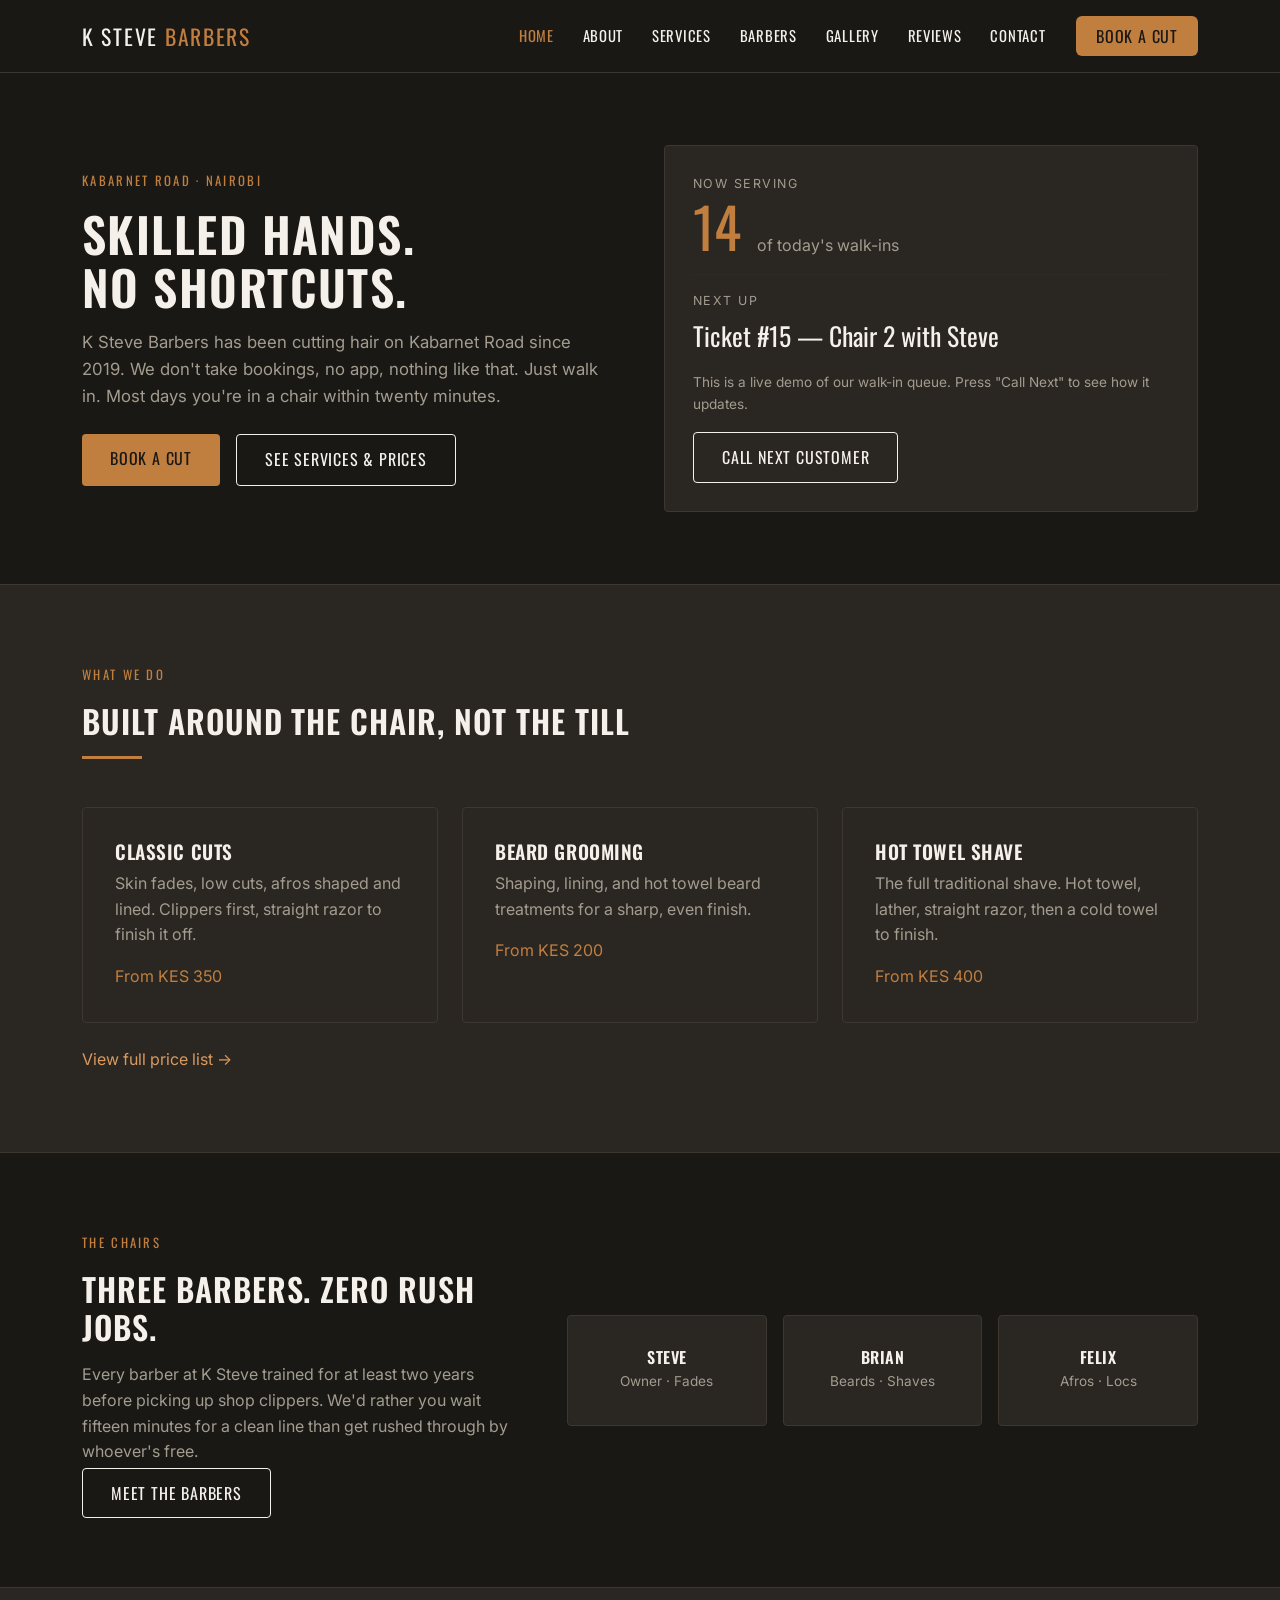
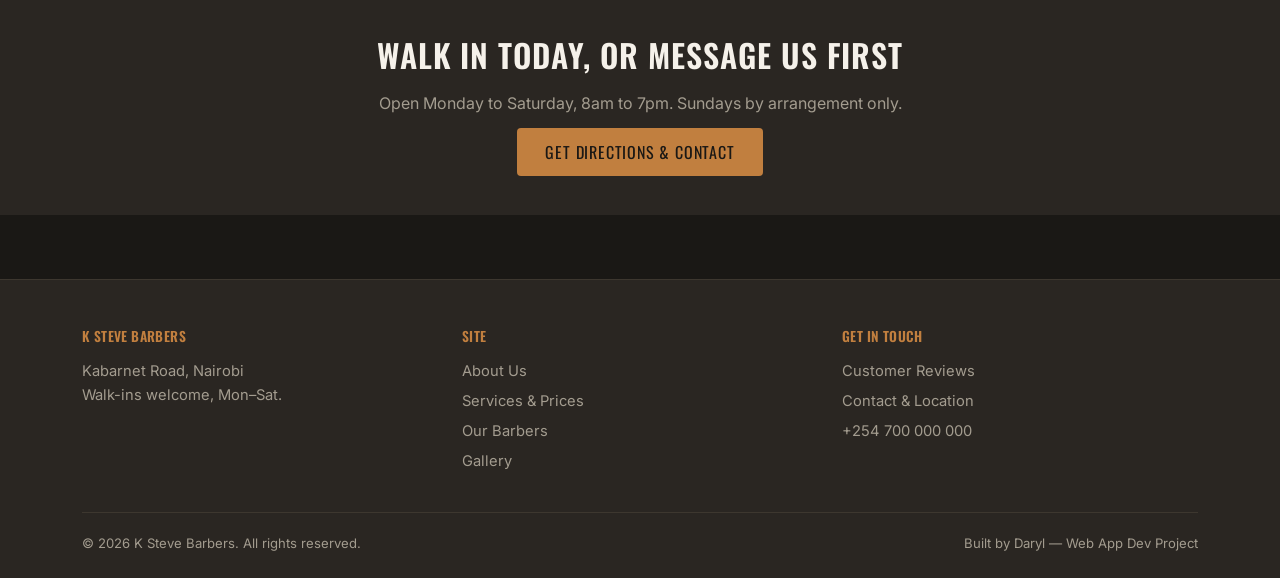
<file: index.html>
<!DOCTYPE html>
<html lang="en">
<head><meta property="og:title" content="K Steve Barbers">
<meta property="og:description" content="Quality cuts, fades, and grooming at K Steve Barbers.">
<meta property="og:type" content="website">
<meta property="og:image" content="images/favicon.ico">
<meta property="og:url" content="https://daryl-musa.github.io/barbershop-project/">
<meta name="twitter:card" content="summary">
<meta name="twitter:title" content="K Steve Barbers">
<meta name="twitter:description" content="Quality cuts, fades, and grooming at K Steve Barbers.">
<meta name="twitter:image" content="images/favicon.ico">
  <meta charset="UTF-8">
  <meta name="viewport" content="width=device-width, initial-scale=1.0">
  <title>K Steve Barbers | Kabarnet Road, Nairobi</title>
  <link rel="icon" type="image/x-icon" href="images/favicon.ico">
  <meta name="description" content="K Steve Barbers is a walk-in barbershop on Kabarnet Road, Nairobi, offering precision cuts, beard grooming, and hot towel shaves.">
  <link rel="preconnect" href="https://fonts.googleapis.com">
  <link href="https://fonts.googleapis.com/css2?family=Oswald:wght@500;600;700&family=Inter:wght@400;500;600&display=swap" rel="stylesheet">
  <link href="https://cdn.jsdelivr.net/npm/bootstrap@5.3.3/dist/css/bootstrap.min.css" rel="stylesheet">
  <link rel="stylesheet" href="css/style.css">
<script type="application/ld+json">
{
  "@context": "https://schema.org",
  "@type": "BarberShop",
  "name": "K Steve Barbers",
  "image": "images/favicon.ico",
  "telephone": "0114786981",
  "address": {
    "@type": "PostalAddress",
    "streetAddress": "nineplanets",
    "addressLocality": "Nairobi",
    "addressCountry": "KE"
  },
  "openingHours": "Mo-Sa 08:00-19:00"
}
</script></head>
<body>
<a href="#main" class="visually-hidden-focusable">Skip to main content</a>
  <!-- Navbar -->
  <nav class="navbar navbar-expand-lg navbar-ksb navbar-dark sticky-top">
    <div class="container">
      <a class="navbar-brand" href="index.html">K STEVE <span>BARBERS</span></a>
      <button class="navbar-toggler" type="button" data-bs-toggle="collapse" data-bs-target="#navMain" aria-controls="navMain" aria-expanded="false" aria-label="Toggle navigation">
        <span class="navbar-toggler-icon"></span>
      </button>
      <div class="collapse navbar-collapse" id="navMain">
        <ul class="navbar-nav ms-auto mb-2 mb-lg-0 align-items-lg-center">
          <li class="nav-item"><a class="nav-link active" aria-current="page" href="index.html">Home</a></li>
          <li class="nav-item"><a class="nav-link" href="about.html">About</a></li>
          <li class="nav-item"><a class="nav-link" href="services.html">Services</a></li>
          <li class="nav-item"><a class="nav-link" href="barbers.html">Barbers</a></li>
          <li class="nav-item"><a class="nav-link" href="gallery.html">Gallery</a></li>
          <li class="nav-item"><a class="nav-link" href="reviews.html">Reviews</a></li>
          <li class="nav-item"><a class="nav-link" href="contact.html">Contact</a></li>
          <li class="nav-item ms-lg-3 mt-2 mt-lg-0">
            <a class="btn btn-book" href="contact.html">Book a Cut</a>
          </li>
        </ul>
      </div>
    </div>
  </nav>

  <!-- Hero -->
  <header class="section" id="main" style="padding-top:4.5rem; padding-bottom:4.5rem;">
    <div class="container">
      <div class="row align-items-center g-5">
        <div class="col-lg-6">
          <p class="eyebrow mb-3">Kabarnet Road · Nairobi</p>
          <h1 style="font-size:3rem; line-height:1.1;">Skilled hands.<br>No shortcuts.</h1>
          <p class="text-stone mt-3" style="font-size:1.05rem;">
            K Steve Barbers has been cutting hair on Kabarnet Road since 2019. We don't take bookings,
            no app, nothing like that. Just walk in. Most days you're in a chair within twenty minutes.
          </p>
          <div class="mt-4 d-flex gap-3 flex-wrap">
            <a href="contact.html" class="btn-ksb-primary">Book a Cut</a>
            <a href="services.html" class="btn-ksb-outline">See Services &amp; Prices</a>
          </div>
        </div>
        <div class="col-lg-6">
          <div class="queue-widget" id="queueWidget">
            <p class="ticket-label mb-1">Now Serving</p>
            <div class="d-flex align-items-baseline gap-3 mb-3">
              <span class="ticket-now" id="nowServing">14</span>
              <span class="text-stone">of today's walk-ins</span>
            </div>
            <hr style="border-color: var(--color-line);">
            <p class="ticket-label mb-1">Next Up</p>
            <p class="ticket-next mb-0" id="nextUp">Ticket #15 — Chair 2 with Steve</p>
            <p class="text-stone mt-3 mb-0" style="font-size:0.85rem;">
              This is a live demo of our walk-in queue. Press "Call Next" to see how it updates.
            </p>
            <button class="btn-ksb-outline mt-3" id="callNextBtn" type="button">Call Next Customer</button>
          </div>
        </div>
      </div>
    </div>
  </header>

  <!-- Services preview -->
  <section class="section bg-surface" style="border-top:1px solid var(--color-line); border-bottom:1px solid var(--color-line);">
    <div class="container">
      <p class="eyebrow">What We Do</p>
      <h2 class="mb-2">Built around the chair, not the till</h2>
      <div class="divider-line"></div>
      <div class="row g-4 mt-3">
        <div class="col-md-4">
          <div class="card-ksb h-100">
            <h3 style="font-size:1.2rem;">Classic Cuts</h3>
            <p class="text-stone mb-3">Skin fades, low cuts, afros shaped and lined. Clippers first, straight razor to finish it off.</p>
            <p class="text-accent mb-0">From KES 350</p>
          </div>
        </div>
        <div class="col-md-4">
          <div class="card-ksb h-100">
            <h3 style="font-size:1.2rem;">Beard Grooming</h3>
            <p class="text-stone mb-3">Shaping, lining, and hot towel beard treatments for a sharp, even finish.</p>
            <p class="text-accent mb-0">From KES 200</p>
          </div>
        </div>
        <div class="col-md-4">
          <div class="card-ksb h-100">
            <h3 style="font-size:1.2rem;">Hot Towel Shave</h3>
            <p class="text-stone mb-3">The full traditional shave. Hot towel, lather, straight razor, then a cold towel to finish.</p>
            <p class="text-accent mb-0">From KES 400</p>
          </div>
        </div>
      </div>
      <a href="services.html" class="d-inline-block mt-4">View full price list &rarr;</a>
    </div>
  </section>

  <!-- Barbers preview -->
  <section class="section">
    <div class="container">
      <div class="row align-items-center g-5">
        <div class="col-lg-5">
          <p class="eyebrow">The Chairs</p>
          <h2 class="mb-3">Three barbers. Zero rush jobs.</h2>
          <p class="text-stone">
            Every barber at K Steve trained for at least two years before picking up shop clippers.
            We'd rather you wait fifteen minutes for a clean line than get rushed through by whoever's free.
          </p>
          <a href="barbers.html" class="btn-ksb-outline mt-2">Meet the Barbers</a>
        </div>
        <div class="col-lg-7">
          <div class="row g-3">
            <div class="col-4">
              <div class="card-ksb text-center">
                <h3 style="font-size:1rem; margin-bottom:0.25rem;">Steve</h3>
                <p class="text-stone mb-0" style="font-size:0.85rem;">Owner · Fades</p>
              </div>
            </div>
            <div class="col-4">
              <div class="card-ksb text-center">
                <h3 style="font-size:1rem; margin-bottom:0.25rem;">Brian</h3>
                <p class="text-stone mb-0" style="font-size:0.85rem;">Beards · Shaves</p>
              </div>
            </div>
            <div class="col-4">
              <div class="card-ksb text-center">
                <h3 style="font-size:1rem; margin-bottom:0.25rem;">Felix</h3>
                <p class="text-stone mb-0" style="font-size:0.85rem;">Afros · Locs</p>
              </div>
            </div>
          </div>
        </div>
      </div>
    </div>
  </section>

  <!-- CTA strip -->
  <section class="section-tight bg-surface" style="border-top:1px solid var(--color-line);">
    <div class="container text-center">
      <h2 class="mb-3">Walk in today, or message us first</h2>
      <p class="text-stone mb-4">Open Monday to Saturday, 8am to 7pm. Sundays by arrangement only.</p>
      <a href="contact.html" class="btn-ksb-primary">Get Directions &amp; Contact</a>
    </div>
  </section>

  <!-- Footer -->
  <footer class="footer-ksb">
    <div class="container">
      <div class="row g-4">
        <div class="col-md-4">
          <h3>K Steve Barbers</h3>
          <p class="text-stone" style="font-size:0.92rem;">Kabarnet Road, Nairobi<br>Walk-ins welcome, Mon–Sat.</p>
        </div>
        <div class="col-md-4">
          <h3>Site</h3>
          <a href="about.html">About Us</a>
          <a href="services.html">Services &amp; Prices</a>
          <a href="barbers.html">Our Barbers</a>
          <a href="gallery.html">Gallery</a>
        </div>
        <div class="col-md-4">
          <h3>Get In Touch</h3>
          <a href="reviews.html">Customer Reviews</a>
          <a href="contact.html">Contact &amp; Location</a>
          <a href="tel:+254700000000">+254 700 000 000</a>
        </div>
      </div>
      <div class="footer-bottom d-flex justify-content-between flex-wrap">
        <span>&copy; 2026 K Steve Barbers. All rights reserved.</span>
        <span>Built by Daryl &mdash; Web App Dev Project</span>
      </div>
    </div>
  </footer>
<button id="backToTop" class="back-to-top" type="button" aria-label="Back to top">↑</button>
  <script src="https://cdn.jsdelivr.net/npm/bootstrap@5.3.3/dist/js/bootstrap.bundle.min.js"></script>
  <script src="js/main.js"></script>
</body>
</html>
</file>
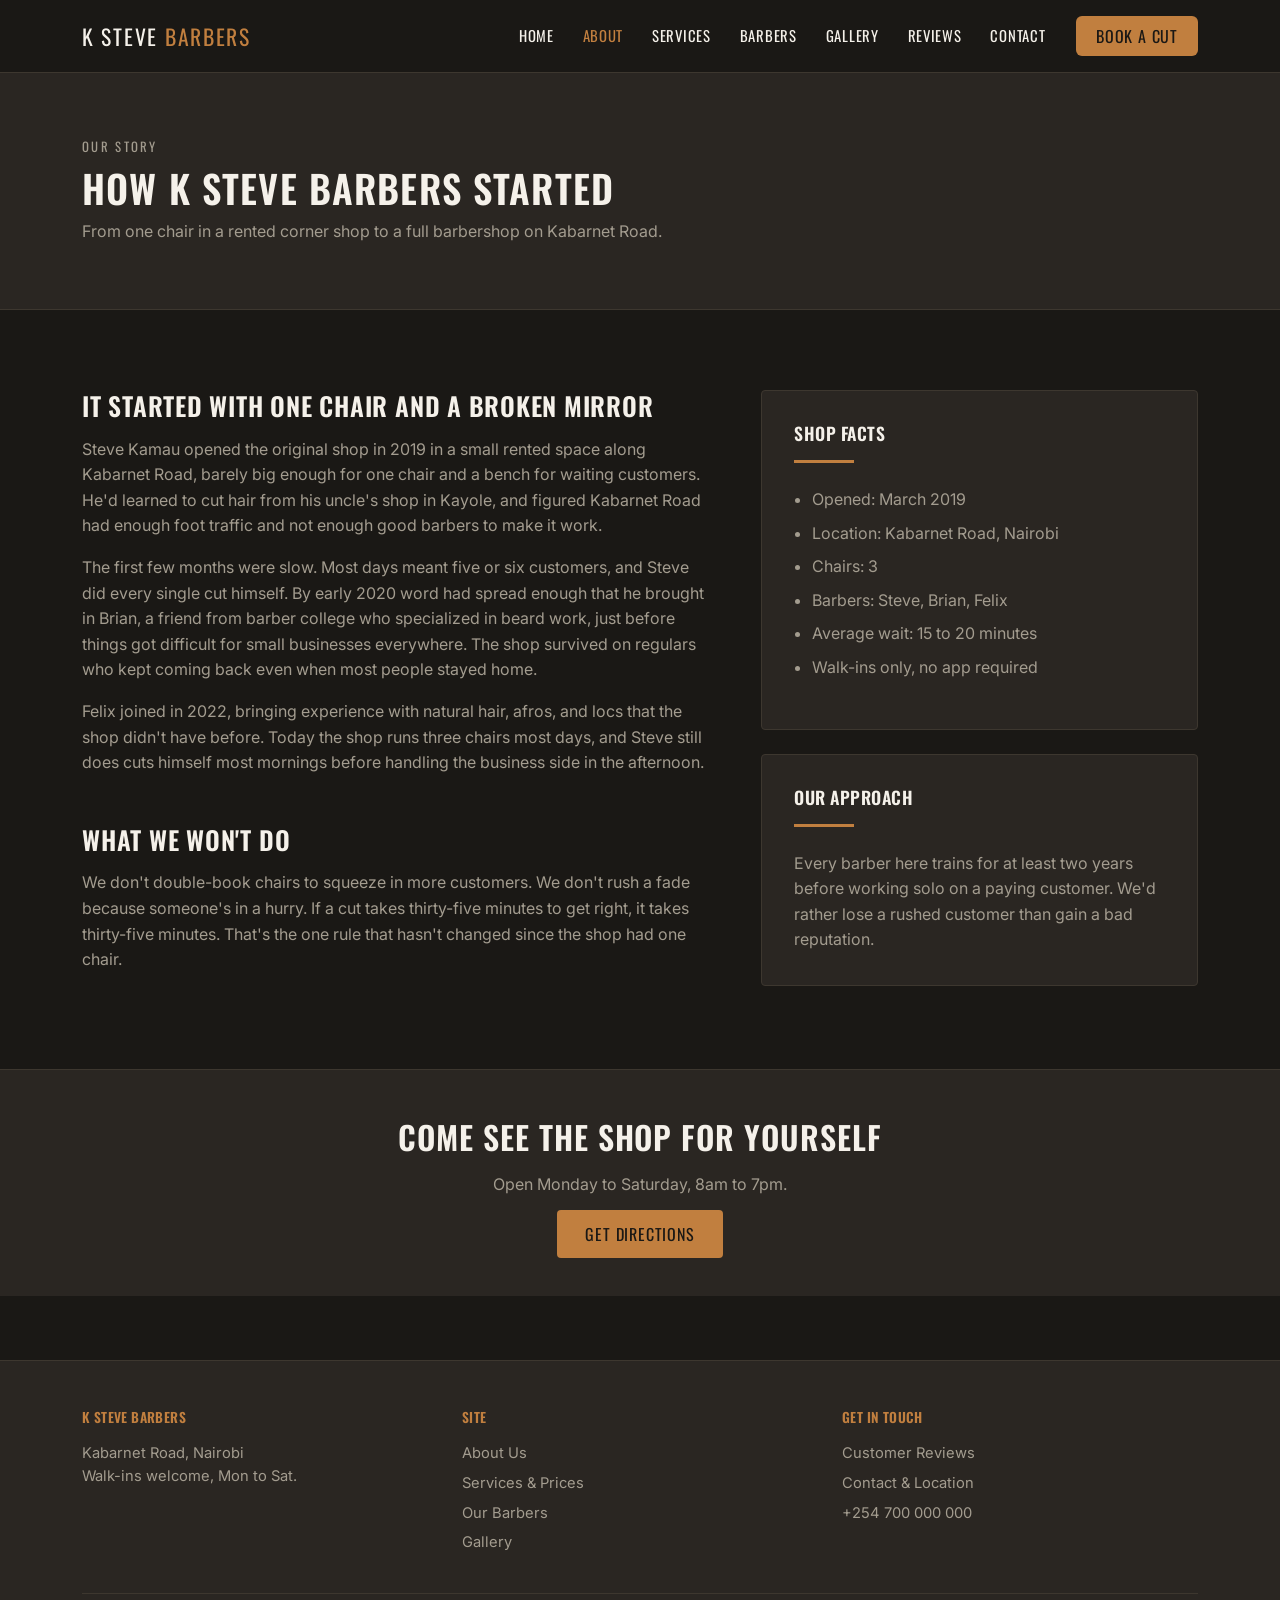
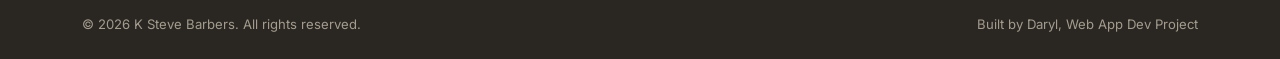
<file: about.html>
<!DOCTYPE html>
<html lang="en">
<head>
  <meta charset="UTF-8">
  <meta name="viewport" content="width=device-width, initial-scale=1.0">
  <title>About | K Steve Barbers</title>
  <meta name="description" content="The story behind K Steve Barbers on Kabarnet Road, Nairobi, and what we believe a barbershop should be.">
  <link rel="preconnect" href="https://fonts.googleapis.com">
  <link href="https://fonts.googleapis.com/css2?family=Oswald:wght@500;600;700&family=Inter:wght@400;500;600&display=swap" rel="stylesheet">
  <link href="https://cdn.jsdelivr.net/npm/bootstrap@5.3.3/dist/css/bootstrap.min.css" rel="stylesheet">
  <link rel="stylesheet" href="css/style.css">
</head>
<body>

  <nav class="navbar navbar-expand-lg navbar-ksb navbar-dark sticky-top">
    <div class="container">
      <a class="navbar-brand" href="index.html">K STEVE <span>BARBERS</span></a>
      <button class="navbar-toggler" type="button" data-bs-toggle="collapse" data-bs-target="#navMain" aria-controls="navMain" aria-expanded="false" aria-label="Toggle navigation">
        <span class="navbar-toggler-icon"></span>
      </button>
      <div class="collapse navbar-collapse" id="navMain">
        <ul class="navbar-nav ms-auto mb-2 mb-lg-0 align-items-lg-center">
          <li class="nav-item"><a class="nav-link" href="index.html">Home</a></li>
          <li class="nav-item"><a class="nav-link active" aria-current="page" href="about.html">About</a></li>
          <li class="nav-item"><a class="nav-link" href="services.html">Services</a></li>
          <li class="nav-item"><a class="nav-link" href="barbers.html">Barbers</a></li>
          <li class="nav-item"><a class="nav-link" href="gallery.html">Gallery</a></li>
          <li class="nav-item"><a class="nav-link" href="reviews.html">Reviews</a></li>
          <li class="nav-item"><a class="nav-link" href="contact.html">Contact</a></li>
          <li class="nav-item ms-lg-3 mt-2 mt-lg-0">
            <a class="btn btn-book" href="contact.html">Book a Cut</a>
          </li>
        </ul>
      </div>
    </div>
  </nav>

  <header class="page-hero">
    <div class="container">
      <p class="eyebrow mb-2">Our Story</p>
      <h1>How K Steve Barbers Started</h1>
      <p>From one chair in a rented corner shop to a full barbershop on Kabarnet Road.</p>
    </div>
  </header>

  <section class="section">
    <div class="container">
      <div class="row g-5">
        <div class="col-lg-7">
          <h2 class="mb-3" style="font-size:1.6rem;">It started with one chair and a broken mirror</h2>
          <p class="text-stone">
            Steve Kamau opened the original shop in 2019 in a small rented space along Kabarnet Road,
            barely big enough for one chair and a bench for waiting customers. He'd learned to cut hair
            from his uncle's shop in Kayole, and figured Kabarnet Road had enough foot traffic and not
            enough good barbers to make it work.
          </p>
          <p class="text-stone">
            The first few months were slow. Most days meant five or six customers, and Steve did
            every single cut himself. By early 2020 word had spread enough that he brought in Brian,
            a friend from barber college who specialized in beard work, just before things got
            difficult for small businesses everywhere. The shop survived on regulars who kept
            coming back even when most people stayed home.
          </p>
          <p class="text-stone">
            Felix joined in 2022, bringing experience with natural hair, afros, and locs that the shop
            didn't have before. Today the shop runs three chairs most days, and Steve still does
            cuts himself most mornings before handling the business side in the afternoon.
          </p>
          <h2 class="mt-5 mb-3" style="font-size:1.6rem;">What we won't do</h2>
          <p class="text-stone">
            We don't double-book chairs to squeeze in more customers. We don't rush a fade because
            someone's in a hurry. If a cut takes thirty-five minutes to get right, it takes thirty-five
            minutes. That's the one rule that hasn't changed since the shop had one chair.
          </p>
        </div>
        <div class="col-lg-5">
          <div class="card-ksb">
            <h3 style="font-size:1.1rem;">Shop Facts</h3>
            <div class="divider-line"></div>
            <ul class="text-stone" style="padding-left:1.1rem;">
              <li class="mb-2">Opened: March 2019</li>
              <li class="mb-2">Location: Kabarnet Road, Nairobi</li>
              <li class="mb-2">Chairs: 3</li>
              <li class="mb-2">Barbers: Steve, Brian, Felix</li>
              <li class="mb-2">Average wait: 15 to 20 minutes</li>
              <li class="mb-0">Walk-ins only, no app required</li>
            </ul>
          </div>
          <div class="card-ksb mt-4">
            <h3 style="font-size:1.1rem;">Our Approach</h3>
            <div class="divider-line"></div>
            <p class="text-stone mb-0">
              Every barber here trains for at least two years before working solo on a paying
              customer. We'd rather lose a rushed customer than gain a bad reputation.
            </p>
          </div>
        </div>
      </div>
    </div>
  </section>

  <section class="section-tight bg-surface" style="border-top:1px solid var(--color-line);">
    <div class="container text-center">
      <h2 class="mb-3">Come see the shop for yourself</h2>
      <p class="text-stone mb-4">Open Monday to Saturday, 8am to 7pm.</p>
      <a href="contact.html" class="btn-ksb-primary">Get Directions</a>
    </div>
  </section>

  <footer class="footer-ksb">
    <div class="container">
      <div class="row g-4">
        <div class="col-md-4">
          <h3>K Steve Barbers</h3>
          <p class="text-stone" style="font-size:0.92rem;">Kabarnet Road, Nairobi<br>Walk-ins welcome, Mon to Sat.</p>
        </div>
        <div class="col-md-4">
          <h3>Site</h3>
          <a href="about.html">About Us</a>
          <a href="services.html">Services &amp; Prices</a>
          <a href="barbers.html">Our Barbers</a>
          <a href="gallery.html">Gallery</a>
        </div>
        <div class="col-md-4">
          <h3>Get In Touch</h3>
          <a href="reviews.html">Customer Reviews</a>
          <a href="contact.html">Contact &amp; Location</a>
          <a href="tel:+254700000000">+254 700 000 000</a>
        </div>
      </div>
      <div class="footer-bottom d-flex justify-content-between flex-wrap">
        <span>&copy; 2026 K Steve Barbers. All rights reserved.</span>
        <span>Built by Daryl, Web App Dev Project</span>
      </div>
    </div>
  </footer>

  <script src="https://cdn.jsdelivr.net/npm/bootstrap@5.3.3/dist/js/bootstrap.bundle.min.js"></script>
  <script src="js/main.js"></script>
</body>
</html>
</file>
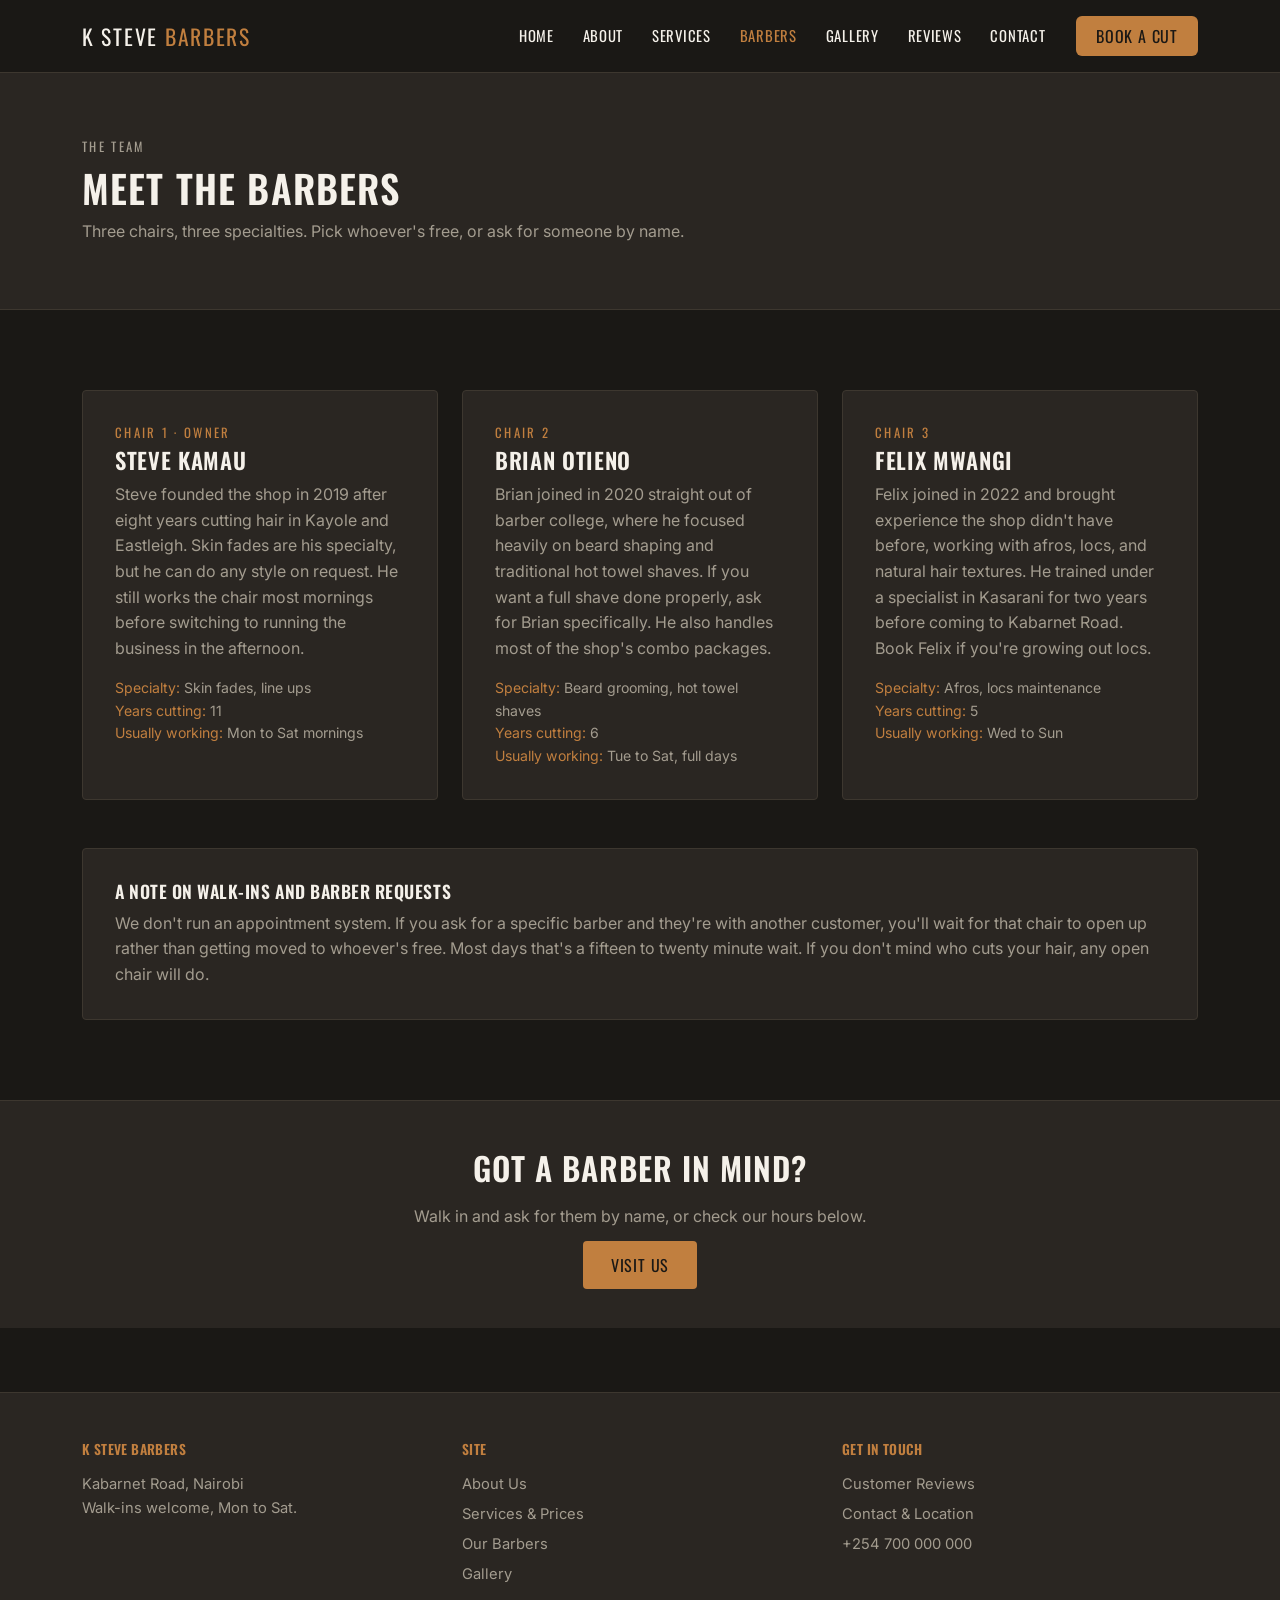
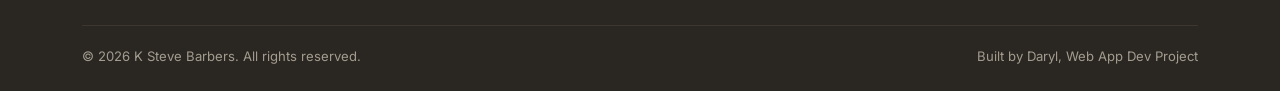
<file: barbers.html>
<!DOCTYPE html>
<html lang="en">
<head>
  <meta charset="UTF-8">
  <meta name="viewport" content="width=device-width, initial-scale=1.0">
  <title>Our Barbers | K Steve Barbers</title>
  <meta name="description" content="Meet Steve, Brian, and Felix, the three barbers behind K Steve Barbers on Kabarnet Road, Nairobi.">
  <link rel="preconnect" href="https://fonts.googleapis.com">
  <link href="https://fonts.googleapis.com/css2?family=Oswald:wght@500;600;700&family=Inter:wght@400;500;600&display=swap" rel="stylesheet">
  <link href="https://cdn.jsdelivr.net/npm/bootstrap@5.3.3/dist/css/bootstrap.min.css" rel="stylesheet">
  <link rel="stylesheet" href="css/style.css">
</head>
<body>

  <nav class="navbar navbar-expand-lg navbar-ksb navbar-dark sticky-top">
    <div class="container">
      <a class="navbar-brand" href="index.html">K STEVE <span>BARBERS</span></a>
      <button class="navbar-toggler" type="button" data-bs-toggle="collapse" data-bs-target="#navMain" aria-controls="navMain" aria-expanded="false" aria-label="Toggle navigation">
        <span class="navbar-toggler-icon"></span>
      </button>
      <div class="collapse navbar-collapse" id="navMain">
        <ul class="navbar-nav ms-auto mb-2 mb-lg-0 align-items-lg-center">
          <li class="nav-item"><a class="nav-link" href="index.html">Home</a></li>
          <li class="nav-item"><a class="nav-link" href="about.html">About</a></li>
          <li class="nav-item"><a class="nav-link" href="services.html">Services</a></li>
          <li class="nav-item"><a class="nav-link active" aria-current="page" href="barbers.html">Barbers</a></li>
          <li class="nav-item"><a class="nav-link" href="gallery.html">Gallery</a></li>
          <li class="nav-item"><a class="nav-link" href="reviews.html">Reviews</a></li>
          <li class="nav-item"><a class="nav-link" href="contact.html">Contact</a></li>
          <li class="nav-item ms-lg-3 mt-2 mt-lg-0">
            <a class="btn btn-book" href="contact.html">Book a Cut</a>
          </li>
        </ul>
      </div>
    </div>
  </nav>

  <header class="page-hero">
    <div class="container">
      <p class="eyebrow mb-2">The Team</p>
      <h1>Meet the Barbers</h1>
      <p>Three chairs, three specialties. Pick whoever's free, or ask for someone by name.</p>
    </div>
  </header>

  <section class="section">
    <div class="container">
      <div class="row g-4">

        <div class="col-lg-4">
          <div class="card-ksb h-100">
            <p class="eyebrow mb-1">Chair 1 &middot; Owner</p>
            <h2 style="font-size:1.4rem;" class="mb-2">Steve Kamau</h2>
            <p class="text-stone mb-3">
              Steve founded the shop in 2019 after eight years cutting hair in Kayole and Eastleigh.
              Skin fades are his specialty, but he can do any style on request. He still works the
              chair most mornings before switching to running the business in the afternoon.
            </p>
            <p class="text-stone mb-0" style="font-size:0.88rem;"><span class="text-accent">Specialty:</span> Skin fades, line ups</p>
            <p class="text-stone mb-0" style="font-size:0.88rem;"><span class="text-accent">Years cutting:</span> 11</p>
            <p class="text-stone mb-0" style="font-size:0.88rem;"><span class="text-accent">Usually working:</span> Mon to Sat mornings</p>
          </div>
        </div>

        <div class="col-lg-4">
          <div class="card-ksb h-100">
            <p class="eyebrow mb-1">Chair 2</p>
            <h2 style="font-size:1.4rem;" class="mb-2">Brian Otieno</h2>
            <p class="text-stone mb-3">
              Brian joined in 2020 straight out of barber college, where he focused heavily on beard
              shaping and traditional hot towel shaves. If you want a full shave done properly, ask
              for Brian specifically. He also handles most of the shop's combo packages.
            </p>
            <p class="text-stone mb-0" style="font-size:0.88rem;"><span class="text-accent">Specialty:</span> Beard grooming, hot towel shaves</p>
            <p class="text-stone mb-0" style="font-size:0.88rem;"><span class="text-accent">Years cutting:</span> 6</p>
            <p class="text-stone mb-0" style="font-size:0.88rem;"><span class="text-accent">Usually working:</span> Tue to Sat, full days</p>
          </div>
        </div>

        <div class="col-lg-4">
          <div class="card-ksb h-100">
            <p class="eyebrow mb-1">Chair 3</p>
            <h2 style="font-size:1.4rem;" class="mb-2">Felix Mwangi</h2>
            <p class="text-stone mb-3">
              Felix joined in 2022 and brought experience the shop didn't have before, working with
              afros, locs, and natural hair textures. He trained under a specialist in Kasarani for
              two years before coming to Kabarnet Road. Book Felix if you're growing out locs.
            </p>
            <p class="text-stone mb-0" style="font-size:0.88rem;"><span class="text-accent">Specialty:</span> Afros, locs maintenance</p>
            <p class="text-stone mb-0" style="font-size:0.88rem;"><span class="text-accent">Years cutting:</span> 5</p>
            <p class="text-stone mb-0" style="font-size:0.88rem;"><span class="text-accent">Usually working:</span> Wed to Sun</p>
          </div>
        </div>

      </div>

      <div class="card-ksb mt-5">
        <h3 style="font-size:1.1rem;">A note on walk-ins and barber requests</h3>
        <p class="text-stone mb-0">
          We don't run an appointment system. If you ask for a specific barber and they're with
          another customer, you'll wait for that chair to open up rather than getting moved to
          whoever's free. Most days that's a fifteen to twenty minute wait. If you don't mind who
          cuts your hair, any open chair will do.
        </p>
      </div>
    </div>
  </section>

  <section class="section-tight bg-surface" style="border-top:1px solid var(--color-line);">
    <div class="container text-center">
      <h2 class="mb-3">Got a barber in mind?</h2>
      <p class="text-stone mb-4">Walk in and ask for them by name, or check our hours below.</p>
      <a href="contact.html" class="btn-ksb-primary">Visit Us</a>
    </div>
  </section>

  <footer class="footer-ksb">
    <div class="container">
      <div class="row g-4">
        <div class="col-md-4">
          <h3>K Steve Barbers</h3>
          <p class="text-stone" style="font-size:0.92rem;">Kabarnet Road, Nairobi<br>Walk-ins welcome, Mon to Sat.</p>
        </div>
        <div class="col-md-4">
          <h3>Site</h3>
          <a href="about.html">About Us</a>
          <a href="services.html">Services &amp; Prices</a>
          <a href="barbers.html">Our Barbers</a>
          <a href="gallery.html">Gallery</a>
        </div>
        <div class="col-md-4">
          <h3>Get In Touch</h3>
          <a href="reviews.html">Customer Reviews</a>
          <a href="contact.html">Contact &amp; Location</a>
          <a href="tel:+254700000000">+254 700 000 000</a>
        </div>
      </div>
      <div class="footer-bottom d-flex justify-content-between flex-wrap">
        <span>&copy; 2026 K Steve Barbers. All rights reserved.</span>
        <span>Built by Daryl, Web App Dev Project</span>
      </div>
    </div>
  </footer>

  <script src="https://cdn.jsdelivr.net/npm/bootstrap@5.3.3/dist/js/bootstrap.bundle.min.js"></script>
  <script src="js/main.js"></script>
</body>
</html>
</file>
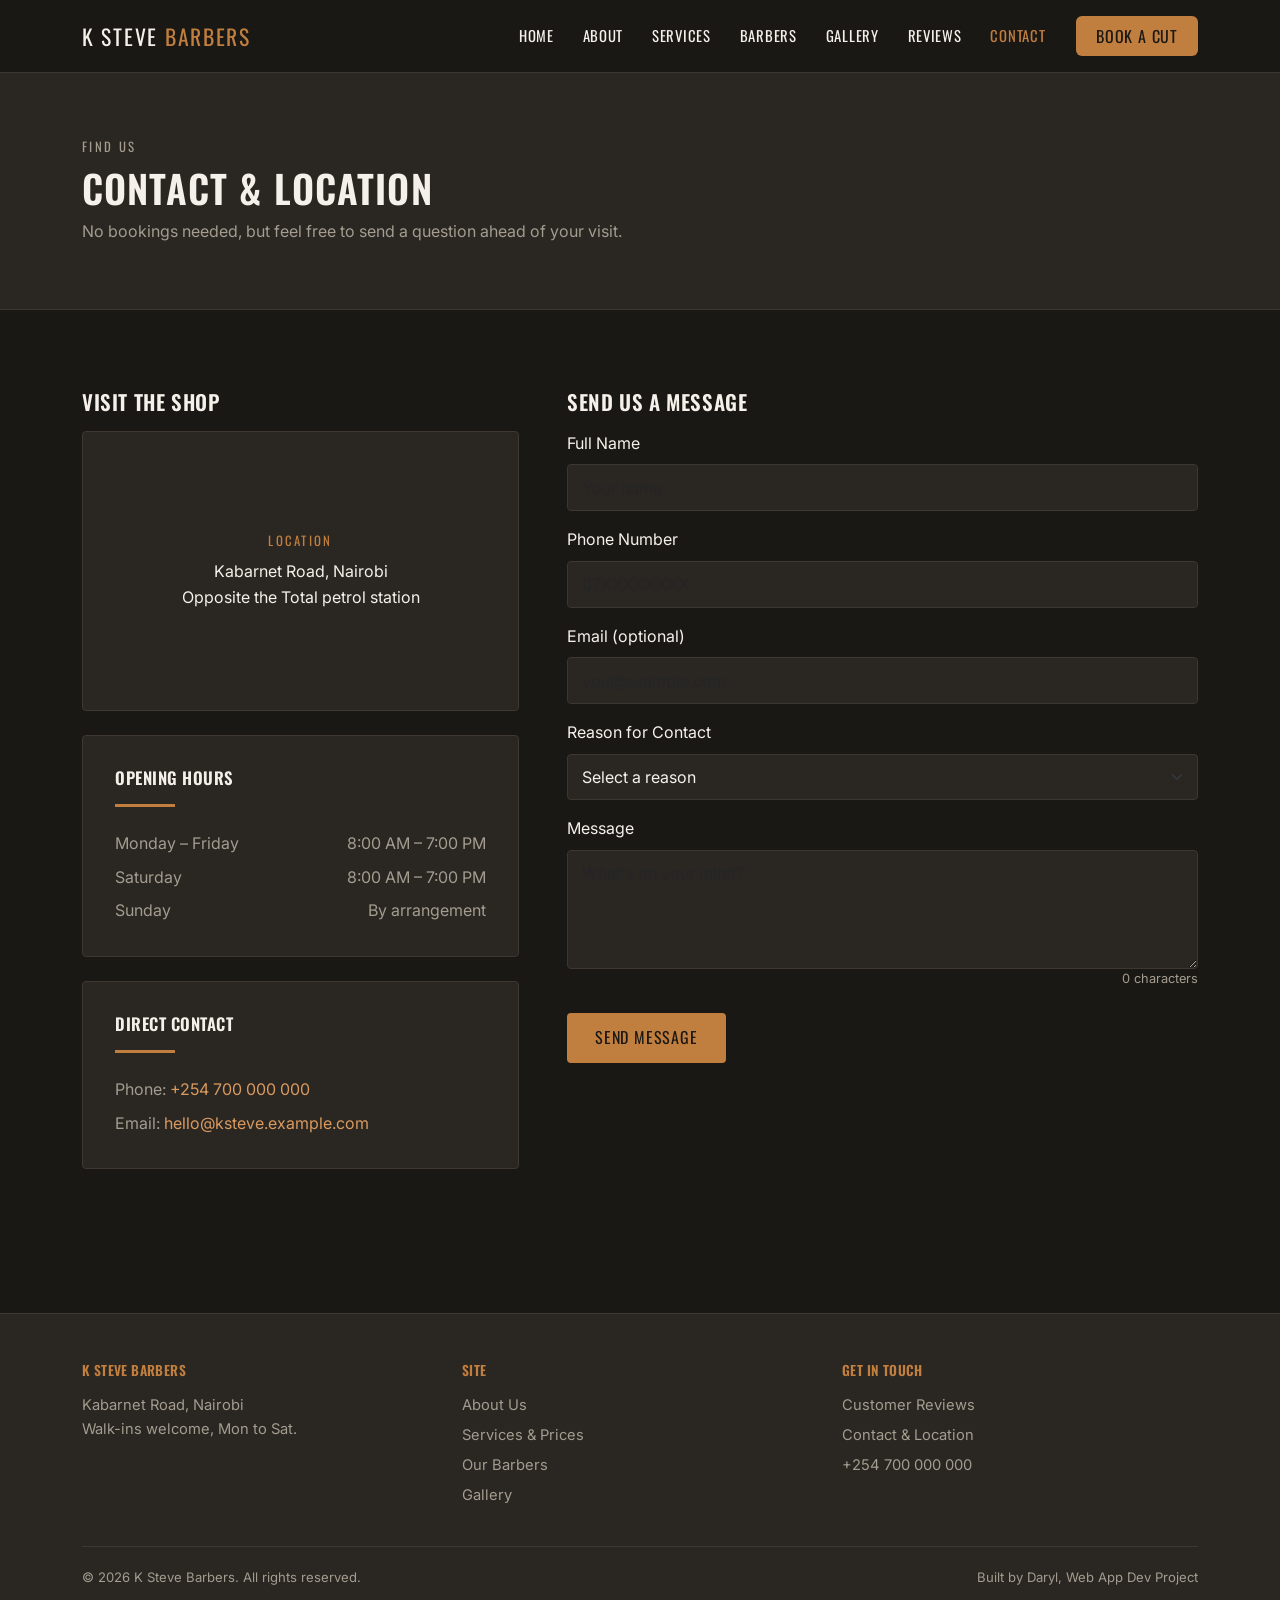
<file: contact.html>
<!DOCTYPE html>
<html lang="en">
<head>
  <meta charset="UTF-8">
  <meta name="viewport" content="width=device-width, initial-scale=1.0">
  <title>Contact & Location | K Steve Barbers</title>
  <meta name="description" content="Find K Steve Barbers on Kabarnet Road, Nairobi. Opening hours, phone number, and a contact form for questions.">
  <link rel="preconnect" href="https://fonts.googleapis.com">
  <link href="https://fonts.googleapis.com/css2?family=Oswald:wght@500;600;700&family=Inter:wght@400;500;600&display=swap" rel="stylesheet">
  <link href="https://cdn.jsdelivr.net/npm/bootstrap@5.3.3/dist/css/bootstrap.min.css" rel="stylesheet">
  <link rel="stylesheet" href="css/style.css">
  <style>
    .form-control-ksb {
      background-color: var(--color-surface);
      border: 1px solid var(--color-line);
      color: var(--color-cream);
      border-radius: 4px;
      padding: 0.65rem 0.9rem;
    }
    .form-control-ksb:focus {
      background-color: var(--color-surface);
      color: var(--color-cream);
      border-color: var(--color-accent);
      box-shadow: none;
    }
    .form-control-ksb.is-invalid {
      border-color: #c0524a;
    }
    .invalid-feedback-ksb {
      color: #d97b73;
      font-size: 0.82rem;
      margin-top: 0.25rem;
      display: none;
    }
    .invalid-feedback-ksb.show {
      display: block;
    }
    .form-success-ksb {
      display: none;
      background-color: rgba(193, 127, 63, 0.15);
      border: 1px solid var(--color-accent);
      border-radius: 4px;
      padding: 1rem 1.25rem;
      margin-bottom: 1.5rem;
    }
    .form-success-ksb.show {
      display: block;
    }
    .map-placeholder {
      background-color: var(--color-surface);
      border: 1px solid var(--color-line);
      border-radius: 4px;
      min-height: 280px;
      display: flex;
      flex-direction: column;
      align-items: center;
      justify-content: center;
      text-align: center;
      padding: 2rem;
    }
  </style>
</head>
<body>

  <nav class="navbar navbar-expand-lg navbar-ksb navbar-dark sticky-top">
    <div class="container">
      <a class="navbar-brand" href="index.html">K STEVE <span>BARBERS</span></a>
      <button class="navbar-toggler" type="button" data-bs-toggle="collapse" data-bs-target="#navMain" aria-controls="navMain" aria-expanded="false" aria-label="Toggle navigation">
        <span class="navbar-toggler-icon"></span>
      </button>
      <div class="collapse navbar-collapse" id="navMain">
        <ul class="navbar-nav ms-auto mb-2 mb-lg-0 align-items-lg-center">
          <li class="nav-item"><a class="nav-link" href="index.html">Home</a></li>
          <li class="nav-item"><a class="nav-link" href="about.html">About</a></li>
          <li class="nav-item"><a class="nav-link" href="services.html">Services</a></li>
          <li class="nav-item"><a class="nav-link" href="barbers.html">Barbers</a></li>
          <li class="nav-item"><a class="nav-link" href="gallery.html">Gallery</a></li>
          <li class="nav-item"><a class="nav-link" href="reviews.html">Reviews</a></li>
          <li class="nav-item"><a class="nav-link active" aria-current="page" href="contact.html">Contact</a></li>
          <li class="nav-item ms-lg-3 mt-2 mt-lg-0">
            <a class="btn btn-book" href="contact.html">Book a Cut</a>
          </li>
        </ul>
      </div>
    </div>
  </nav>

  <header class="page-hero">
    <div class="container">
      <p class="eyebrow mb-2">Find Us</p>
      <h1>Contact &amp; Location</h1>
      <p>No bookings needed, but feel free to send a question ahead of your visit.</p>
    </div>
  </header>

  <section class="section">
    <div class="container">
      <div class="row g-5">

        <div class="col-lg-5">
          <h2 class="mb-3" style="font-size:1.3rem;">Visit the Shop</h2>
          <div class="map-placeholder mb-4">
            <p class="eyebrow mb-2">Location</p>
            <p class="mb-0">Kabarnet Road, Nairobi<br>Opposite the Total petrol station</p>
          </div>

          <div class="card-ksb">
            <h3 style="font-size:1.05rem;">Opening Hours</h3>
            <div class="divider-line"></div>
            <div class="d-flex justify-content-between text-stone mb-2">
              <span>Monday &ndash; Friday</span><span>8:00 AM &ndash; 7:00 PM</span>
            </div>
            <div class="d-flex justify-content-between text-stone mb-2">
              <span>Saturday</span><span>8:00 AM &ndash; 7:00 PM</span>
            </div>
            <div class="d-flex justify-content-between text-stone mb-0">
              <span>Sunday</span><span>By arrangement</span>
            </div>
          </div>

          <div class="card-ksb mt-4">
            <h3 style="font-size:1.05rem;">Direct Contact</h3>
            <div class="divider-line"></div>
            <p class="text-stone mb-2">Phone: <a href="tel:+254700000000">+254 700 000 000</a></p>
            <p class="text-stone mb-0">Email: <a href="mailto:hello@ksteve.example.com">hello@ksteve.example.com</a></p>
          </div>
        </div>

        <div class="col-lg-7">
          <h2 class="mb-3" style="font-size:1.3rem;">Send Us a Message</h2>

          <div class="form-success-ksb" id="formSuccess">
            Thanks, your message has been received. We'll get back to you soon.
          </div>

          <form id="contactForm" novalidate>
            <div class="mb-3">
              <label for="nameInput" class="form-label">Full Name</label>
              <input type="text" class="form-control form-control-ksb" id="nameInput" placeholder="Your name">
              <div class="invalid-feedback-ksb" id="nameError">Please enter your name.</div>
            </div>

            <div class="mb-3">
              <label for="phoneInput" class="form-label">Phone Number</label>
              <input type="tel" class="form-control form-control-ksb" id="phoneInput" placeholder="07XXXXXXXX">
              <div class="invalid-feedback-ksb" id="phoneError">Please enter a valid Kenyan phone number (e.g. 0712345678).</div>
            </div>

            <div class="mb-3">
              <label for="emailInput" class="form-label">Email (optional)</label>
              <input type="email" class="form-control form-control-ksb" id="emailInput" placeholder="you@example.com">
              <div class="invalid-feedback-ksb" id="emailError">Please enter a valid email address.</div>
            </div>

            <div class="mb-3">
              <label for="reasonSelect" class="form-label">Reason for Contact</label>
              <select class="form-select form-control-ksb" id="reasonSelect">
                <option value="">Select a reason</option>
                <option value="question">General Question</option>
                <option value="feedback">Feedback on a Visit</option>
                <option value="group">Group / Event Booking</option>
                <option value="other">Other</option>
              </select>
              <div class="invalid-feedback-ksb" id="reasonError">Please select a reason for contacting us.</div>
            </div>

            <div class="mb-4">
              <label for="messageInput" class="form-label">Message</label>
              <textarea class="form-control form-control-ksb" id="messageInput" rows="4" placeholder="What's on your mind?"></textarea>
             <div class="d-flex justify-content-end">
  <span class="text-stone" id="charCounter" style="font-size:0.8rem;">0 characters</span>
</div>
              <div class="invalid-feedback-ksb" id="messageError">Please enter a message (at least 10 characters).</div>
            </div>

           <button type="submit" class="btn-ksb-primary" id="submitBtn">Send Message</button>
          </form>
        </div>

      </div>
    </div>
  </section>

  <footer class="footer-ksb">
    <div class="container">
      <div class="row g-4">
        <div class="col-md-4">
          <h3>K Steve Barbers</h3>
          <p class="text-stone" style="font-size:0.92rem;">Kabarnet Road, Nairobi<br>Walk-ins welcome, Mon to Sat.</p>
        </div>
        <div class="col-md-4">
          <h3>Site</h3>
          <a href="about.html">About Us</a>
          <a href="services.html">Services &amp; Prices</a>
          <a href="barbers.html">Our Barbers</a>
          <a href="gallery.html">Gallery</a>
        </div>
        <div class="col-md-4">
          <h3>Get In Touch</h3>
          <a href="reviews.html">Customer Reviews</a>
          <a href="contact.html">Contact &amp; Location</a>
          <a href="tel:+254700000000">+254 700 000 000</a>
        </div>
      </div>
      <div class="footer-bottom d-flex justify-content-between flex-wrap">
        <span>&copy; 2026 K Steve Barbers. All rights reserved.</span>
        <span>Built by Daryl, Web App Dev Project</span>
      </div>
    </div>
  </footer>

  <script src="https://cdn.jsdelivr.net/npm/bootstrap@5.3.3/dist/js/bootstrap.bundle.min.js"></script>
  <script src="js/main.js"></script>
  <script src="js/contact-form.js"></script>
</body>
</html>
</file>
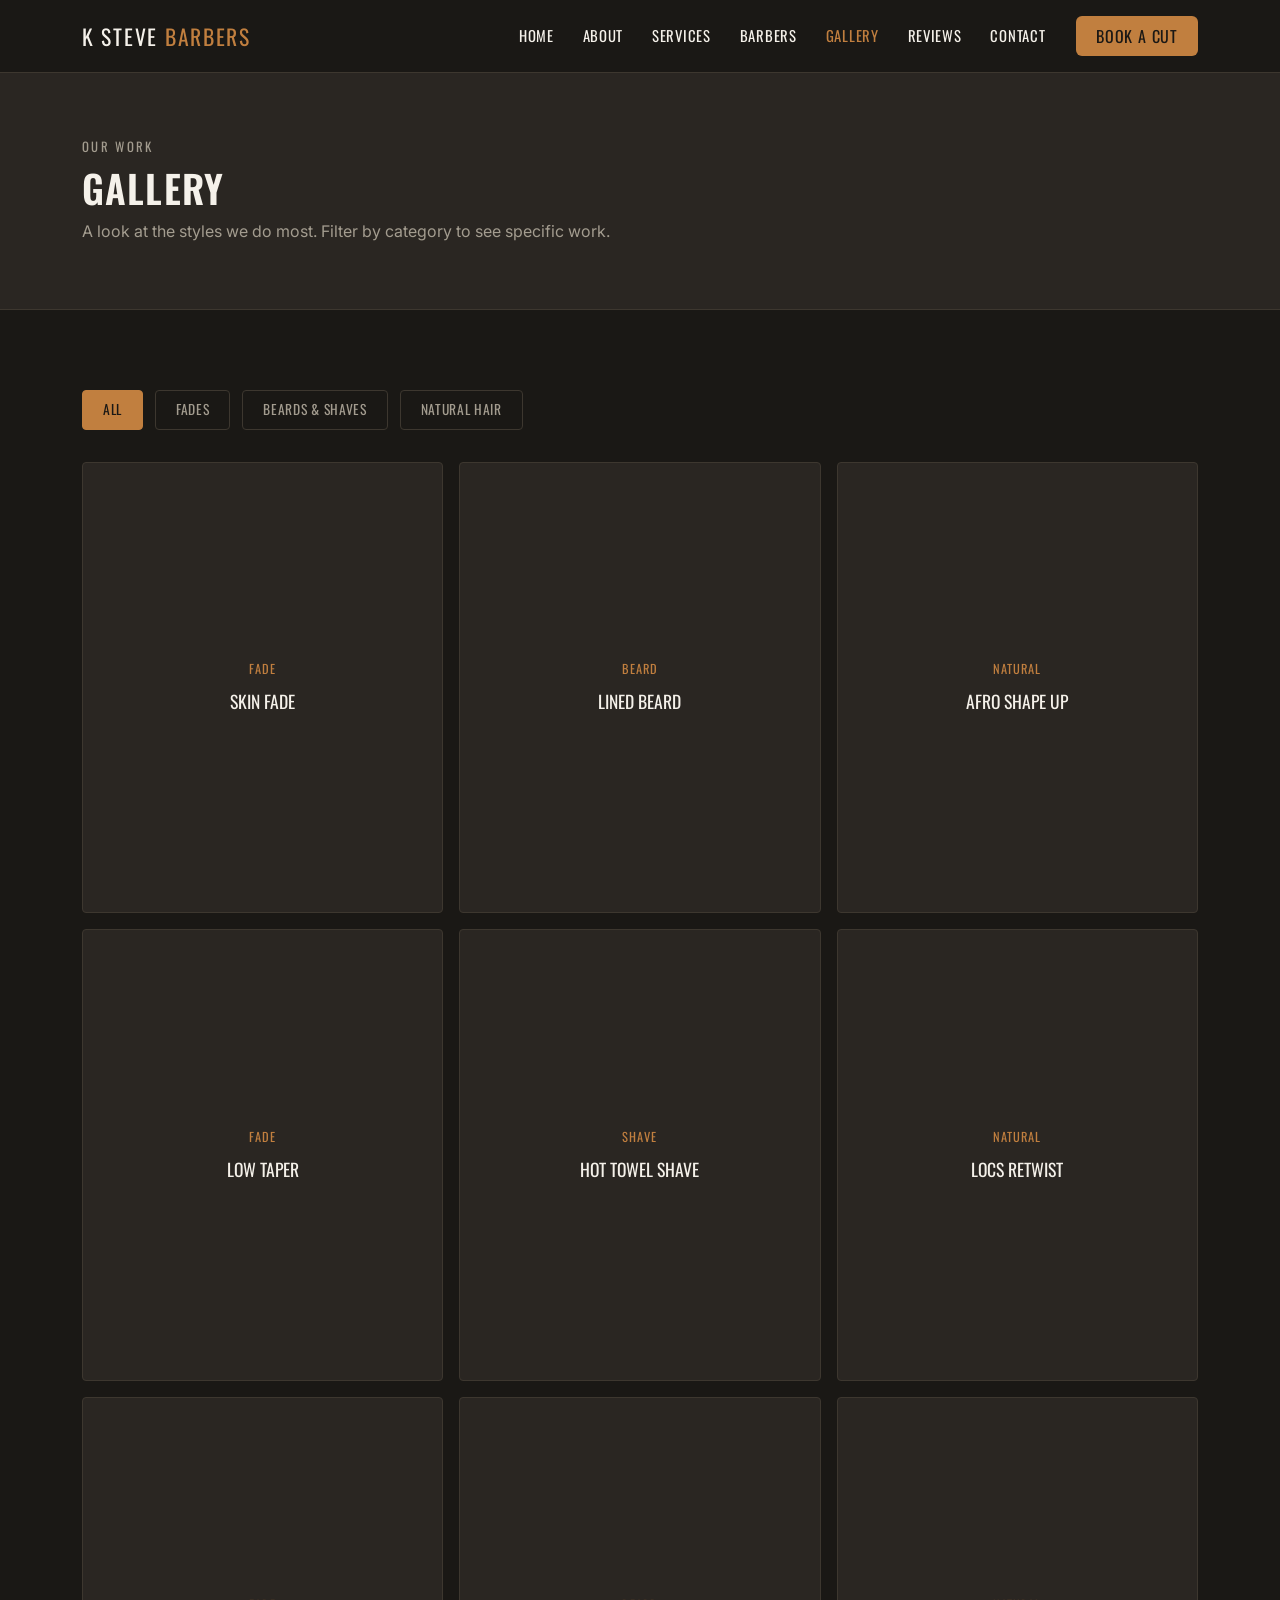
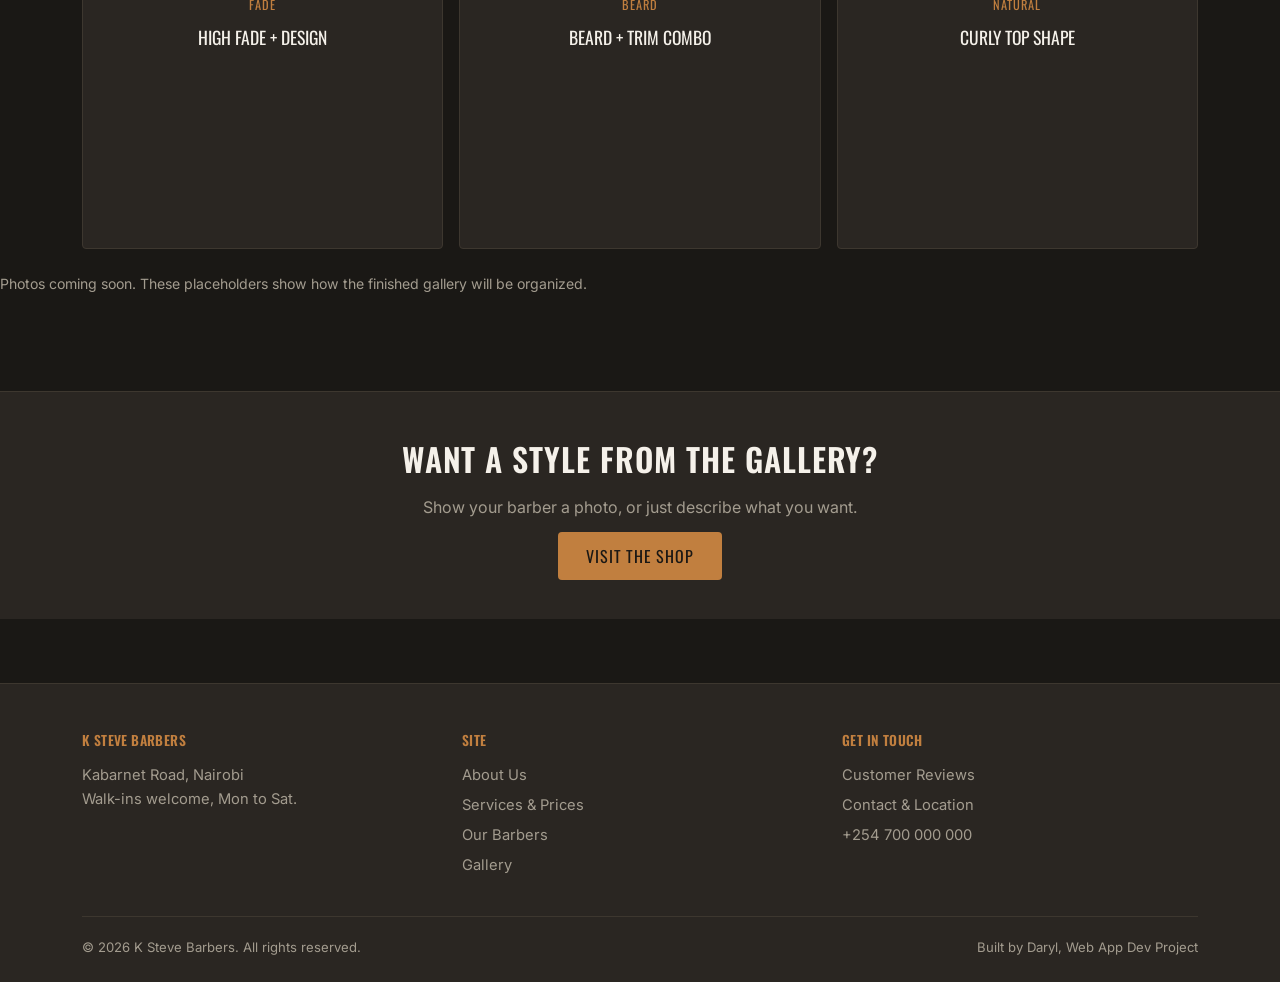
<file: gallery.html>
<!DOCTYPE html>
<html lang="en">
<head>
  <meta charset="UTF-8">
  <meta name="viewport" content="width=device-width, initial-scale=1.0">
  <title>Gallery | K Steve Barbers</title>
  <meta name="description" content="Browse cuts and styles from K Steve Barbers, filterable by category: fades, beards, and natural hair.">
  <link rel="preconnect" href="https://fonts.googleapis.com">
  <link href="https://fonts.googleapis.com/css2?family=Oswald:wght@500;600;700&family=Inter:wght@400;500;600&display=swap" rel="stylesheet">
  <link href="https://cdn.jsdelivr.net/npm/bootstrap@5.3.3/dist/css/bootstrap.min.css" rel="stylesheet">
  <link rel="stylesheet" href="css/style.css">
  <style>
    .gallery-item {
      background-color: var(--color-surface);
      border: 1px solid var(--color-line);
      border-radius: 4px;
      aspect-ratio: 4 / 5;
      display: flex;
      flex-direction: column;
      align-items: center;
      justify-content: center;
      text-align: center;
      padding: 1.5rem;
      transition: opacity 0.2s ease, transform 0.2s ease;
    }
    .gallery-item .tag {
      font-family: var(--font-display);
      text-transform: uppercase;
      letter-spacing: 0.08em;
      color: var(--color-accent);
      font-size: 0.78rem;
      margin-bottom: 0.5rem;
    }
    .gallery-item .label {
      font-family: var(--font-display);
      font-size: 1.1rem;
      text-transform: uppercase;
    }
    .gallery-item.hidden-item {
      display: none;
    }
    .filter-btn {
      font-family: var(--font-display);
      text-transform: uppercase;
      letter-spacing: 0.05em;
      font-size: 0.85rem;
      background-color: transparent;
      border: 1px solid var(--color-line);
      color: var(--color-stone);
      padding: 0.5rem 1.25rem;
      border-radius: 4px;
      margin-right: 0.5rem;
      margin-bottom: 0.5rem;
    }
    .filter-btn:hover {
      border-color: var(--color-accent);
      color: var(--color-cream);
    }
    .filter-btn.active {
      background-color: var(--color-accent);
      border-color: var(--color-accent);
      color: var(--color-bg);
    }
  </style>
</head>
<body>

  <nav class="navbar navbar-expand-lg navbar-ksb navbar-dark sticky-top">
    <div class="container">
      <a class="navbar-brand" href="index.html">K STEVE <span>BARBERS</span></a>
      <button class="navbar-toggler" type="button" data-bs-toggle="collapse" data-bs-target="#navMain" aria-controls="navMain" aria-expanded="false" aria-label="Toggle navigation">
        <span class="navbar-toggler-icon"></span>
      </button>
      <div class="collapse navbar-collapse" id="navMain">
        <ul class="navbar-nav ms-auto mb-2 mb-lg-0 align-items-lg-center">
          <li class="nav-item"><a class="nav-link" href="index.html">Home</a></li>
          <li class="nav-item"><a class="nav-link" href="about.html">About</a></li>
          <li class="nav-item"><a class="nav-link" href="services.html">Services</a></li>
          <li class="nav-item"><a class="nav-link" href="barbers.html">Barbers</a></li>
          <li class="nav-item"><a class="nav-link active" aria-current="page" href="gallery.html">Gallery</a></li>
          <li class="nav-item"><a class="nav-link" href="reviews.html">Reviews</a></li>
          <li class="nav-item"><a class="nav-link" href="contact.html">Contact</a></li>
          <li class="nav-item ms-lg-3 mt-2 mt-lg-0">
            <a class="btn btn-book" href="contact.html">Book a Cut</a>
          </li>
        </ul>
      </div>
    </div>
  </nav>

  <header class="page-hero">
    <div class="container">
      <p class="eyebrow mb-2">Our Work</p>
      <h1>Gallery</h1>
      <p>A look at the styles we do most. Filter by category to see specific work.</p>
    </div>
  </header>

  <section class="section">
    <div class="container">
      <div class="mb-4" id="filterBar">
        <button class="filter-btn active" data-filter="all" type="button">All</button>
        <button class="filter-btn" data-filter="fade" type="button">Fades</button>
        <button class="filter-btn" data-filter="beard" type="button">Beards &amp; Shaves</button>
        <button class="filter-btn" data-filter="natural" type="button">Natural Hair</button>
      </div>

      <div class="row g-3" id="galleryGrid">
        <div class="col-6 col-md-4 gallery-item-wrap" data-category="fade">
          <div class="gallery-item"><span class="tag">Fade</span><span class="label">Skin Fade</span></div>
       
        </div>
        <div class="col-6 col-md-4 gallery-item-wrap" data-category="beard">
          <div class="gallery-item"><span class="tag">Beard</span><span class="label">Lined Beard</span></div>
        </div>
        <div class="col-6 col-md-4 gallery-item-wrap" data-category="natural">
          <div class="gallery-item"><span class="tag">Natural</span><span class="label">Afro Shape Up</span></div>
        </div>
        <div class="col-6 col-md-4 gallery-item-wrap" data-category="fade">
          <div class="gallery-item"><span class="tag">Fade</span><span class="label">Low Taper</span></div>
        </div>
        <div class="col-6 col-md-4 gallery-item-wrap" data-category="beard">
          <div class="gallery-item"><span class="tag">Shave</span><span class="label">Hot Towel Shave</span></div>
        </div>
        <div class="col-6 col-md-4 gallery-item-wrap" data-category="natural">
          <div class="gallery-item"><span class="tag">Natural</span><span class="label">Locs Retwist</span></div>
        </div>
        <div class="col-6 col-md-4 gallery-item-wrap" data-category="fade">
          <div class="gallery-item"><span class="tag">Fade</span><span class="label">High Fade + Design</span></div>
        </div>
        <div class="col-6 col-md-4 gallery-item-wrap" data-category="beard">
          <div class="gallery-item"><span class="tag">Beard</span><span class="label">Beard + Trim Combo</span></div>
        </div>
        <div class="col-6 col-md-4 gallery-item-wrap" data-category="natural">
          <div class="gallery-item"><span class="tag">Natural</span><span class="label">Curly Top Shape</span></div>
        </div>
      </div>

        <p class="text-stone text-center mt-4 d-none" id="noResultsMsg" style="font-size:0.95rem;">
        No items in this category yet. Check back soon.
      </p>
      </div>

      <p class="text-stone mt-4" style="font-size:0.88rem;">
        Photos coming soon. These placeholders show how the finished gallery will be organized.
      </p>
    </div>
  </section>

  <section class="section-tight bg-surface" style="border-top:1px solid var(--color-line);">
    <div class="container text-center">
      <h2 class="mb-3">Want a style from the gallery?</h2>
      <p class="text-stone mb-4">Show your barber a photo, or just describe what you want.</p>
      <a href="contact.html" class="btn-ksb-primary">Visit the Shop</a>
    </div>
  </section>

  <footer class="footer-ksb">
    <div class="container">
      <div class="row g-4">
        <div class="col-md-4">
          <h3>K Steve Barbers</h3>
          <p class="text-stone" style="font-size:0.92rem;">Kabarnet Road, Nairobi<br>Walk-ins welcome, Mon to Sat.</p>
        </div>
        <div class="col-md-4">
          <h3>Site</h3>
          <a href="about.html">About Us</a>
          <a href="services.html">Services &amp; Prices</a>
          <a href="barbers.html">Our Barbers</a>
          <a href="gallery.html">Gallery</a>
        </div>
        <div class="col-md-4">
          <h3>Get In Touch</h3>
          <a href="reviews.html">Customer Reviews</a>
          <a href="contact.html">Contact &amp; Location</a>
          <a href="tel:+254700000000">+254 700 000 000</a>
        </div>
      </div>
      <div class="footer-bottom d-flex justify-content-between flex-wrap">
        <span>&copy; 2026 K Steve Barbers. All rights reserved.</span>
        <span>Built by Daryl, Web App Dev Project</span>
      </div>
    </div>
  </footer>

  <script src="https://cdn.jsdelivr.net/npm/bootstrap@5.3.3/dist/js/bootstrap.bundle.min.js"></script>
  <script src="js/main.js"></script>
  <script src="js/gallery.js"></script>
</body>
</html>
</file>
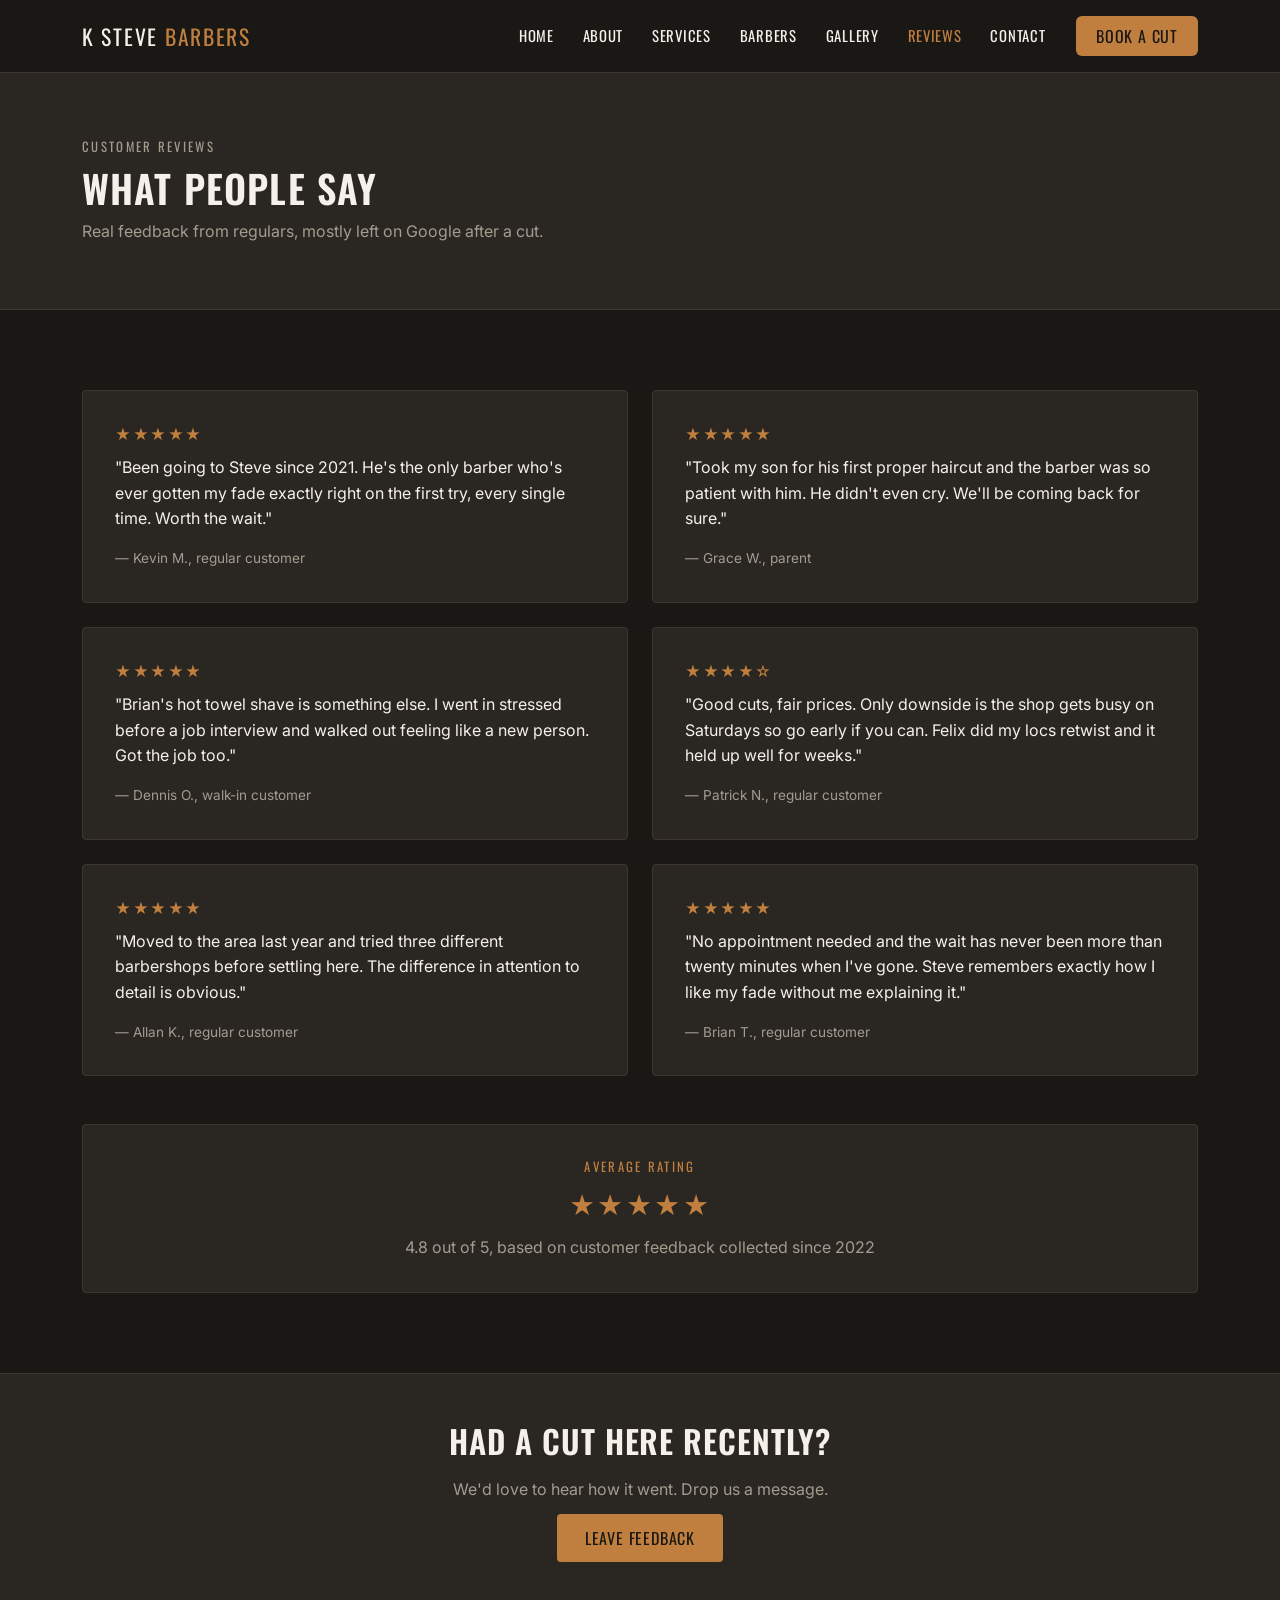
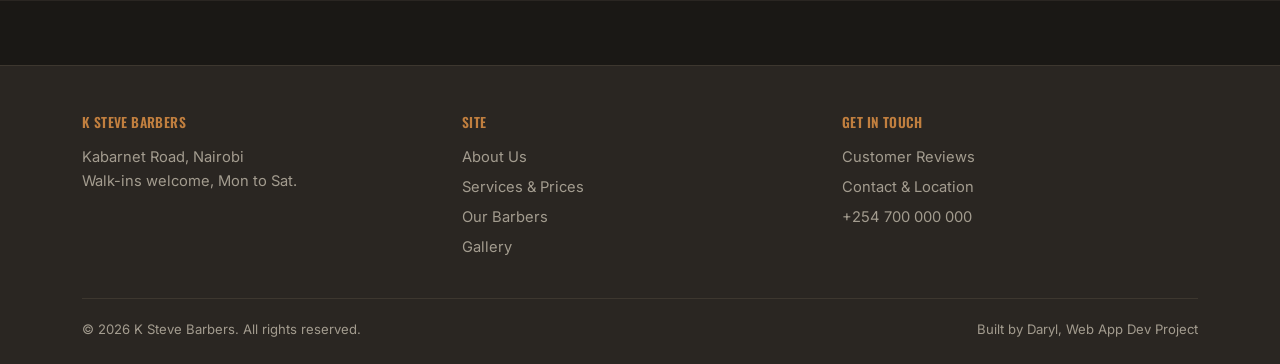
<file: reviews.html>
<!DOCTYPE html>
<html lang="en">
<head>
  <meta charset="UTF-8">
  <meta name="viewport" content="width=device-width, initial-scale=1.0">
  <title>Reviews | K Steve Barbers</title>
  <meta name="description" content="What customers say about K Steve Barbers on Kabarnet Road, Nairobi.">
  <link rel="preconnect" href="https://fonts.googleapis.com">
  <link href="https://fonts.googleapis.com/css2?family=Oswald:wght@500;600;700&family=Inter:wght@400;500;600&display=swap" rel="stylesheet">
  <link href="https://cdn.jsdelivr.net/npm/bootstrap@5.3.3/dist/css/bootstrap.min.css" rel="stylesheet">
  <link rel="stylesheet" href="css/style.css">
  <style>
    .star-row {
      color: var(--color-accent);
      font-size: 0.95rem;
      letter-spacing: 0.1em;
    }
  </style>
</head>
<body>

  <nav class="navbar navbar-expand-lg navbar-ksb navbar-dark sticky-top">
    <div class="container">
      <a class="navbar-brand" href="index.html">K STEVE <span>BARBERS</span></a>
      <button class="navbar-toggler" type="button" data-bs-toggle="collapse" data-bs-target="#navMain" aria-controls="navMain" aria-expanded="false" aria-label="Toggle navigation">
        <span class="navbar-toggler-icon"></span>
      </button>
      <div class="collapse navbar-collapse" id="navMain">
        <ul class="navbar-nav ms-auto mb-2 mb-lg-0 align-items-lg-center">
          <li class="nav-item"><a class="nav-link" href="index.html">Home</a></li>
          <li class="nav-item"><a class="nav-link" href="about.html">About</a></li>
          <li class="nav-item"><a class="nav-link" href="services.html">Services</a></li>
          <li class="nav-item"><a class="nav-link" href="barbers.html">Barbers</a></li>
          <li class="nav-item"><a class="nav-link" href="gallery.html">Gallery</a></li>
          <li class="nav-item"><a class="nav-link active" aria-current="page" href="reviews.html">Reviews</a></li>
          <li class="nav-item"><a class="nav-link" href="contact.html">Contact</a></li>
          <li class="nav-item ms-lg-3 mt-2 mt-lg-0">
            <a class="btn btn-book" href="contact.html">Book a Cut</a>
          </li>
        </ul>
      </div>
    </div>
  </nav>

  <header class="page-hero">
    <div class="container">
      <p class="eyebrow mb-2">Customer Reviews</p>
      <h1>What People Say</h1>
      <p>Real feedback from regulars, mostly left on Google after a cut.</p>
    </div>
  </header>

  <section class="section">
    <div class="container">
      <div class="row g-4">

        <div class="col-md-6">
          <div class="card-ksb h-100">
           <div class="star-row mb-2" data-rating="5">&#9733;&#9733;&#9733;&#9733;&#9733;</div>
            <p class="mb-3">
              "Been going to Steve since 2021. He's the only barber who's ever gotten my fade
              exactly right on the first try, every single time. Worth the wait."
            </p>
            <p class="text-stone mb-0" style="font-size:0.85rem;">&mdash; Kevin M., regular customer</p>
          </div>
        </div>

        <div class="col-md-6">
          <div class="card-ksb h-100">
            <div class="star-row mb-2"data-rating="5">&#9733;&#9733;&#9733;&#9733;&#9733;</div>
            <p class="mb-3">
              "Took my son for his first proper haircut and the barber was so patient with him.
              He didn't even cry. We'll be coming back for sure."
            </p>
            <p class="text-stone mb-0" style="font-size:0.85rem;">&mdash; Grace W., parent</p>
          </div>
        </div>

        <div class="col-md-6">
          <div class="card-ksb h-100">
            <div class="star-row mb-2" data-rating="5">&#9733;&#9733;&#9733;&#9733;&#9733;</div>
            <p class="mb-3">
              "Brian's hot towel shave is something else. I went in stressed before a job interview
              and walked out feeling like a new person. Got the job too."
            </p>
            <p class="text-stone mb-0" style="font-size:0.85rem;">&mdash; Dennis O., walk-in customer</p>
          </div>
        </div>

        <div class="col-md-6">
          <div class="card-ksb h-100">
            <div class="star-row mb-2" data-rating="4">&#9733;&#9733;&#9733;&#9733;&#9734;</div>
            <p class="mb-3">
              "Good cuts, fair prices. Only downside is the shop gets busy on Saturdays so go early
              if you can. Felix did my locs retwist and it held up well for weeks."
            </p>
            <p class="text-stone mb-0" style="font-size:0.85rem;">&mdash; Patrick N., regular customer</p>
          </div>
        </div>

        <div class="col-md-6">
          <div class="card-ksb h-100">
            <div class="star-row mb-2" data-rating="5">&#9733;&#9733;&#9733;&#9733;&#9733;</div>
            <p class="mb-3">
              "Moved to the area last year and tried three different barbershops before settling
              here. The difference in attention to detail is obvious."
            </p>
            <p class="text-stone mb-0" style="font-size:0.85rem;">&mdash; Allan K., regular customer</p>
          </div>
        </div>

        <div class="col-md-6">
          <div class="card-ksb h-100">
            <div class="star-row mb-2" data-rating="5">&#9733;&#9733;&#9733;&#9733;&#9733;</div>
            <p class="mb-3">
              "No appointment needed and the wait has never been more than twenty minutes when
              I've gone. Steve remembers exactly how I like my fade without me explaining it."
            </p>
            <p class="text-stone mb-0" style="font-size:0.85rem;">&mdash; Brian T., regular customer</p>
          </div>
        </div>

      </div>

      <div class="card-ksb mt-5 text-center">
        <p class="eyebrow mb-2">Average Rating</p>
        <div class="star-row mb-2" style="font-size:1.6rem;">&#9733;&#9733;&#9733;&#9733;&#9733;</div>
        <p class="text-stone mb-0">4.8 out of 5, based on customer feedback collected since 2022</p>
      </div>
    </div>
  </section>

  <section class="section-tight bg-surface" style="border-top:1px solid var(--color-line);">
    <div class="container text-center">
      <h2 class="mb-3">Had a cut here recently?</h2>
      <p class="text-stone mb-4">We'd love to hear how it went. Drop us a message.</p>
      <a href="contact.html" class="btn-ksb-primary">Leave Feedback</a>
    </div>
  </section>

  <footer class="footer-ksb">
    <div class="container">
      <div class="row g-4">
        <div class="col-md-4">
          <h3>K Steve Barbers</h3>
          <p class="text-stone" style="font-size:0.92rem;">Kabarnet Road, Nairobi<br>Walk-ins welcome, Mon to Sat.</p>
        </div>
        <div class="col-md-4">
          <h3>Site</h3>
          <a href="about.html">About Us</a>
          <a href="services.html">Services &amp; Prices</a>
          <a href="barbers.html">Our Barbers</a>
          <a href="gallery.html">Gallery</a>
        </div>
        <div class="col-md-4">
          <h3>Get In Touch</h3>
          <a href="reviews.html">Customer Reviews</a>
          <a href="contact.html">Contact &amp; Location</a>
          <a href="tel:+254700000000">+254 700 000 000</a>
        </div>
      </div>
      <div class="footer-bottom d-flex justify-content-between flex-wrap">
        <span>&copy; 2026 K Steve Barbers. All rights reserved.</span>
        <span>Built by Daryl, Web App Dev Project</span>
      </div>
    </div>
  </footer>

  <script src="https://cdn.jsdelivr.net/npm/bootstrap@5.3.3/dist/js/bootstrap.bundle.min.js"></script>
  <script src="js/main.js"></script>
  <script src="js/reviews.js"></script>
</body>
</html>
</file>
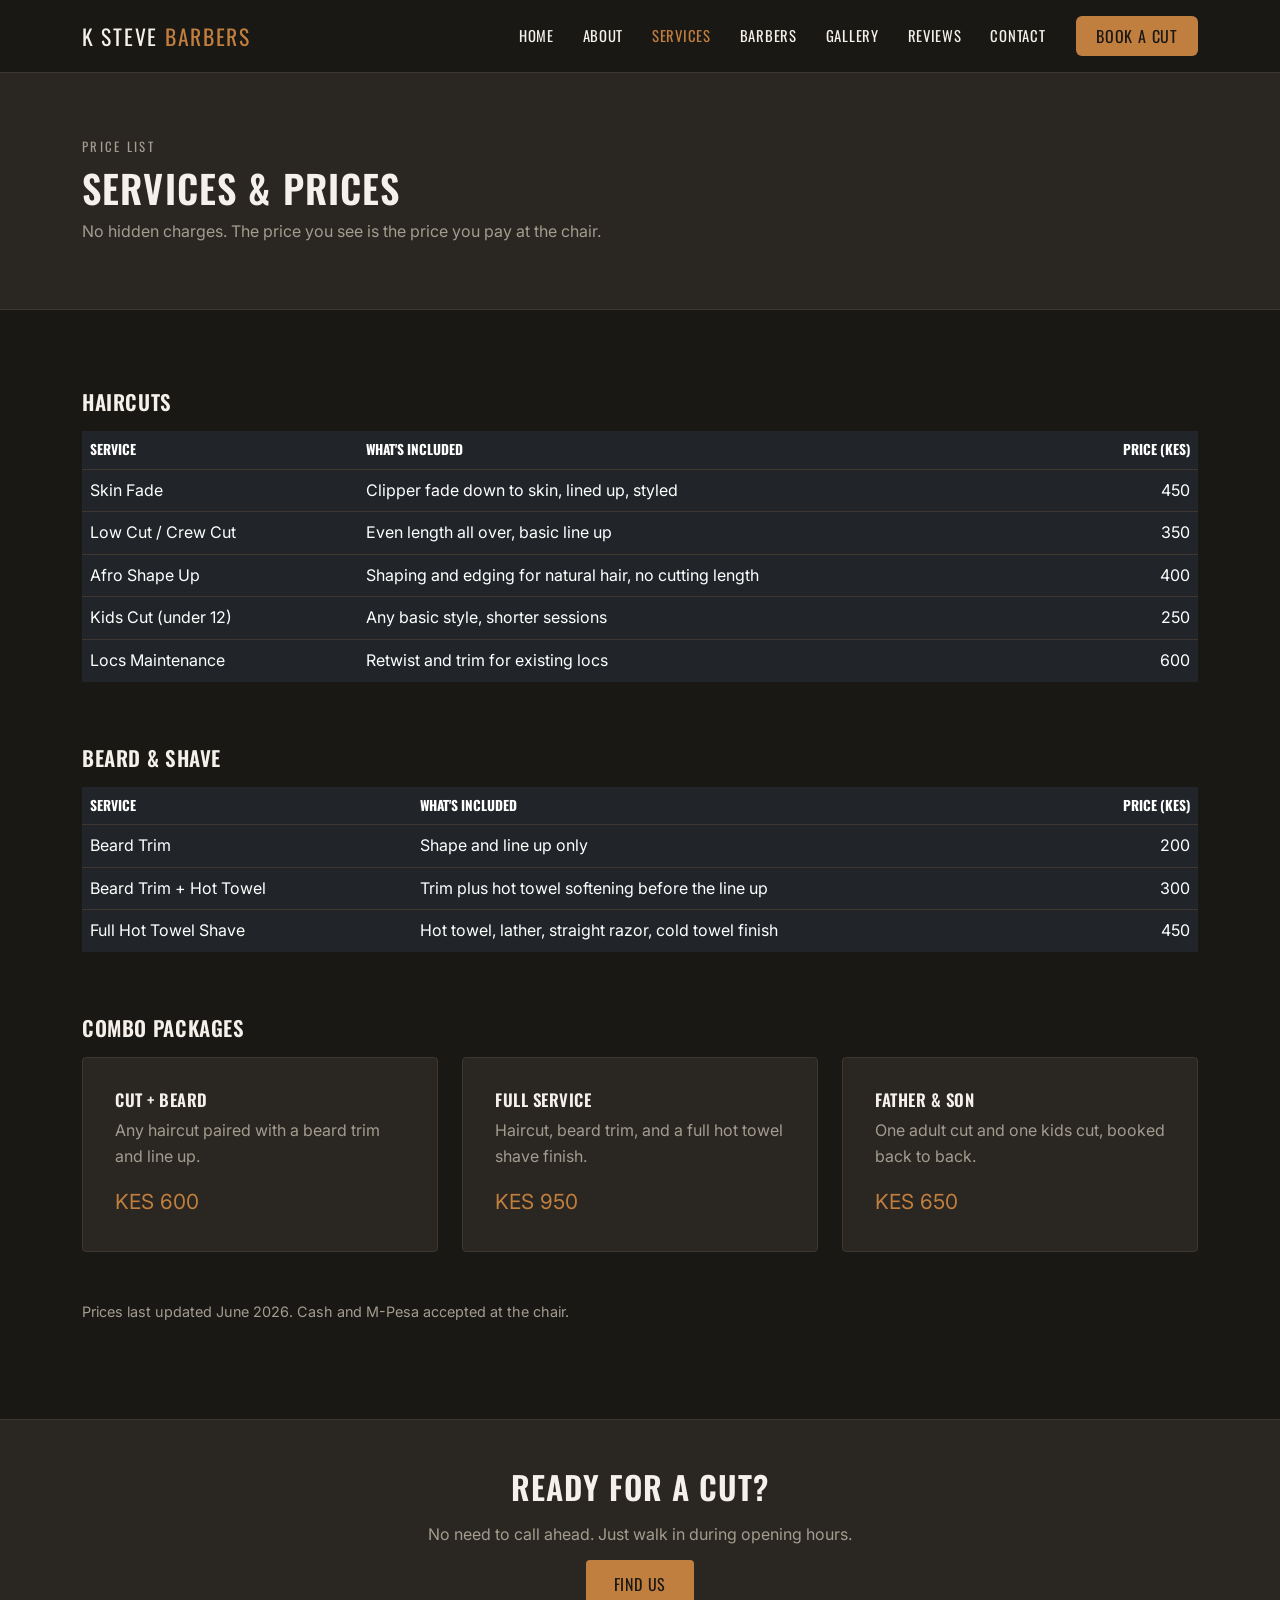
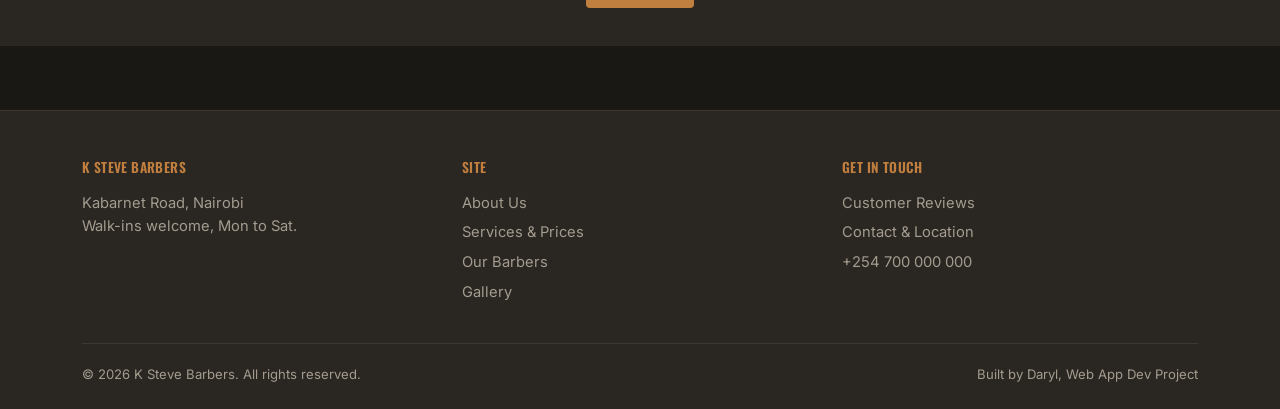
<file: services.html>
<!DOCTYPE html>
<html lang="en">
<head>
  <meta charset="UTF-8">
  <meta name="viewport" content="width=device-width, initial-scale=1.0">
  <title>Services & Prices | K Steve Barbers</title>
  <meta name="description" content="Full price list for K Steve Barbers: haircuts, beard grooming, hot towel shaves, and kids' cuts on Kabarnet Road, Nairobi.">
  <link rel="preconnect" href="https://fonts.googleapis.com">
  <link href="https://fonts.googleapis.com/css2?family=Oswald:wght@500;600;700&family=Inter:wght@400;500;600&display=swap" rel="stylesheet">
  <link href="https://cdn.jsdelivr.net/npm/bootstrap@5.3.3/dist/css/bootstrap.min.css" rel="stylesheet">
  <link rel="stylesheet" href="css/style.css">
</head>
<body>

  <nav class="navbar navbar-expand-lg navbar-ksb navbar-dark sticky-top">
    <div class="container">
      <a class="navbar-brand" href="index.html">K STEVE <span>BARBERS</span></a>
      <button class="navbar-toggler" type="button" data-bs-toggle="collapse" data-bs-target="#navMain" aria-controls="navMain" aria-expanded="false" aria-label="Toggle navigation">
        <span class="navbar-toggler-icon"></span>
      </button>
      <div class="collapse navbar-collapse" id="navMain">
        <ul class="navbar-nav ms-auto mb-2 mb-lg-0 align-items-lg-center">
          <li class="nav-item"><a class="nav-link" href="index.html">Home</a></li>
          <li class="nav-item"><a class="nav-link" href="about.html">About</a></li>
          <li class="nav-item"><a class="nav-link active" aria-current="page" href="services.html">Services</a></li>
          <li class="nav-item"><a class="nav-link" href="barbers.html">Barbers</a></li>
          <li class="nav-item"><a class="nav-link" href="gallery.html">Gallery</a></li>
          <li class="nav-item"><a class="nav-link" href="reviews.html">Reviews</a></li>
          <li class="nav-item"><a class="nav-link" href="contact.html">Contact</a></li>
          <li class="nav-item ms-lg-3 mt-2 mt-lg-0">
            <a class="btn btn-book" href="contact.html">Book a Cut</a>
          </li>
        </ul>
      </div>
    </div>
  </nav>

  <header class="page-hero">
    <div class="container">
      <p class="eyebrow mb-2">Price List</p>
      <h1>Services &amp; Prices</h1>
      <p>No hidden charges. The price you see is the price you pay at the chair.</p>
    </div>
  </header>

  <section class="section">
    <div class="container">

      <h2 class="mb-3" style="font-size:1.3rem;">Haircuts</h2>
      <div class="table-responsive mb-5">
        <table class="table table-dark table-borderless align-middle" style="background-color: var(--color-surface); border-radius: 4px;">
          <thead>
            <tr style="border-bottom: 1px solid var(--color-line);">
              <th class="text-stone" style="font-family: var(--font-display); text-transform: uppercase; font-size: 0.85rem;">Service</th>
              <th class="text-stone" style="font-family: var(--font-display); text-transform: uppercase; font-size: 0.85rem;">What's included</th>
              <th class="text-end text-stone" style="font-family: var(--font-display); text-transform: uppercase; font-size: 0.85rem;">Price (KES)</th>
            </tr>
          </thead>
          <tbody>
            <tr style="border-bottom: 1px solid var(--color-line);">
              <td>Skin Fade</td>
              <td class="text-stone">Clipper fade down to skin, lined up, styled</td>
              <td class="text-end text-accent">450</td>
            </tr>
            <tr style="border-bottom: 1px solid var(--color-line);">
              <td>Low Cut / Crew Cut</td>
              <td class="text-stone">Even length all over, basic line up</td>
              <td class="text-end text-accent">350</td>
            </tr>
            <tr style="border-bottom: 1px solid var(--color-line);">
              <td>Afro Shape Up</td>
              <td class="text-stone">Shaping and edging for natural hair, no cutting length</td>
              <td class="text-end text-accent">400</td>
            </tr>
            <tr style="border-bottom: 1px solid var(--color-line);">
              <td>Kids Cut (under 12)</td>
              <td class="text-stone">Any basic style, shorter sessions</td>
              <td class="text-end text-accent">250</td>
            </tr>
            <tr>
              <td>Locs Maintenance</td>
              <td class="text-stone">Retwist and trim for existing locs</td>
              <td class="text-end text-accent">600</td>
            </tr>
          </tbody>
        </table>
      </div>

      <h2 class="mb-3" style="font-size:1.3rem;">Beard &amp; Shave</h2>
      <div class="table-responsive mb-5">
        <table class="table table-dark table-borderless align-middle" style="background-color: var(--color-surface); border-radius: 4px;">
          <thead>
            <tr style="border-bottom: 1px solid var(--color-line);">
              <th class="text-stone" style="font-family: var(--font-display); text-transform: uppercase; font-size: 0.85rem;">Service</th>
              <th class="text-stone" style="font-family: var(--font-display); text-transform: uppercase; font-size: 0.85rem;">What's included</th>
              <th class="text-end text-stone" style="font-family: var(--font-display); text-transform: uppercase; font-size: 0.85rem;">Price (KES)</th>
            </tr>
          </thead>
          <tbody>
            <tr style="border-bottom: 1px solid var(--color-line);">
              <td>Beard Trim</td>
              <td class="text-stone">Shape and line up only</td>
              <td class="text-end text-accent">200</td>
            </tr>
            <tr style="border-bottom: 1px solid var(--color-line);">
              <td>Beard Trim + Hot Towel</td>
              <td class="text-stone">Trim plus hot towel softening before the line up</td>
              <td class="text-end text-accent">300</td>
            </tr>
            <tr>
              <td>Full Hot Towel Shave</td>
              <td class="text-stone">Hot towel, lather, straight razor, cold towel finish</td>
              <td class="text-end text-accent">450</td>
            </tr>
          </tbody>
        </table>
      </div>

      <h2 class="mb-3" style="font-size:1.3rem;">Combo Packages</h2>
      <div class="row g-4">
        <div class="col-md-4">
          <div class="card-ksb h-100">
            <h3 style="font-size:1.05rem;">Cut + Beard</h3>
            <p class="text-stone mb-3">Any haircut paired with a beard trim and line up.</p>
            <p class="text-accent mb-0" style="font-size:1.3rem;">KES 600</p>
          </div>
        </div>
        <div class="col-md-4">
          <div class="card-ksb h-100">
            <h3 style="font-size:1.05rem;">Full Service</h3>
            <p class="text-stone mb-3">Haircut, beard trim, and a full hot towel shave finish.</p>
            <p class="text-accent mb-0" style="font-size:1.3rem;">KES 950</p>
          </div>
        </div>
        <div class="col-md-4">
          <div class="card-ksb h-100">
            <h3 style="font-size:1.05rem;">Father &amp; Son</h3>
            <p class="text-stone mb-3">One adult cut and one kids cut, booked back to back.</p>
            <p class="text-accent mb-0" style="font-size:1.3rem;">KES 650</p>
          </div>
        </div>
      </div>

      <p class="text-stone mt-5" style="font-size:0.9rem;">
        Prices last updated June 2026. Cash and M-Pesa accepted at the chair.
      </p>
    </div>
  </section>

  <section class="section-tight bg-surface" style="border-top:1px solid var(--color-line);">
    <div class="container text-center">
      <h2 class="mb-3">Ready for a cut?</h2>
      <p class="text-stone mb-4">No need to call ahead. Just walk in during opening hours.</p>
      <a href="contact.html" class="btn-ksb-primary">Find Us</a>
    </div>
  </section>

  <footer class="footer-ksb">
    <div class="container">
      <div class="row g-4">
        <div class="col-md-4">
          <h3>K Steve Barbers</h3>
          <p class="text-stone" style="font-size:0.92rem;">Kabarnet Road, Nairobi<br>Walk-ins welcome, Mon to Sat.</p>
        </div>
        <div class="col-md-4">
          <h3>Site</h3>
          <a href="about.html">About Us</a>
          <a href="services.html">Services &amp; Prices</a>
          <a href="barbers.html">Our Barbers</a>
          <a href="gallery.html">Gallery</a>
        </div>
        <div class="col-md-4">
          <h3>Get In Touch</h3>
          <a href="reviews.html">Customer Reviews</a>
          <a href="contact.html">Contact &amp; Location</a>
          <a href="tel:+254700000000">+254 700 000 000</a>
        </div>
      </div>
      <div class="footer-bottom d-flex justify-content-between flex-wrap">
        <span>&copy; 2026 K Steve Barbers. All rights reserved.</span>
        <span>Built by Daryl, Web App Dev Project</span>
      </div>
    </div>
  </footer>

  <script src="https://cdn.jsdelivr.net/npm/bootstrap@5.3.3/dist/js/bootstrap.bundle.min.js"></script>
  <script src="js/main.js"></script>
</body>
</html>
</file>
<file: css/style.css>
/* ==========================================================================
   K Steve Barbers — Shared Stylesheet
   ========================================================================== */

:root {
  --color-bg: #1a1815;
  --color-surface: #2a2622;
  --color-surface-raised: #332e28;
  --color-cream: #f5f1ea;
  --color-accent: #c17f3f;
  --color-accent-light: #d99a5f;
  --color-stone: #a39c8f;
  --color-line: #3d372f;

  --font-display: "Oswald", "Arial Narrow", sans-serif;
  --font-body: "Inter", -apple-system, BlinkMacSystemFont, sans-serif;

  --radius: 4px;
  --container-max: 1140px;
}

* {
  box-sizing: border-box;
}

body {
  background-color: var(--color-bg);
  color: var(--color-cream);
  font-family: var(--font-body);
  line-height: 1.6;
  margin: 0;
}

h1, h2, h3, h4, h5, h6 {
  font-family: var(--font-display);
  text-transform: uppercase;
  letter-spacing: 0.03em;
  color: var(--color-cream);
  font-weight: 600;
}

a {
  color: var(--color-accent-light);
  text-decoration: none;
}

a:hover {
  color: var(--color-accent);
  text-decoration: underline;
}

a:focus-visible,
button:focus-visible,
input:focus-visible,
textarea:focus-visible {
  outline: 2px solid var(--color-accent);
  outline-offset: 2px;
}

.eyebrow {
  font-family: var(--font-display);
  text-transform: uppercase;
  letter-spacing: 0.18em;
  font-size: 0.8rem;
  color: var(--color-accent);
}

/* ---------- Navbar ---------- */
.navbar-ksb {
  background-color: var(--color-bg);
  border-bottom: 1px solid var(--color-line);
  padding-top: 0.85rem;
  padding-bottom: 0.85rem;
}

.navbar-ksb .navbar-brand {
  font-family: var(--font-display);
  text-transform: uppercase;
  letter-spacing: 0.08em;
  font-size: 1.35rem;
  color: var(--color-cream);
}

.navbar-ksb .navbar-brand span {
  color: var(--color-accent);
}

.navbar-ksb .nav-link {
  font-family: var(--font-display);
  text-transform: uppercase;
  letter-spacing: 0.05em;
  font-size: 0.92rem;
  color: var(--color-cream);
  margin-left: 0.4rem;
  margin-right: 0.4rem;
}

.navbar-ksb .nav-link.active {
  color: var(--color-accent);
}

.navbar-ksb .nav-link:hover {
  color: var(--color-accent-light);
}

.navbar-ksb .btn-book {
  font-family: var(--font-display);
  text-transform: uppercase;
  letter-spacing: 0.05em;
  background-color: var(--color-accent);
  border: none;
  color: var(--color-bg);
  padding: 0.5rem 1.25rem;
}

.navbar-ksb .btn-book:hover {
  background-color: var(--color-accent-light);
  color: var(--color-bg);
}

.navbar-toggler {
  border-color: var(--color-line);
  .navbar-toggler {
  border-color: var(--color-line);
  padding: 0.55rem 0.75rem;
  min-width: 44px;
  min-height: 44px;
}
}

/* ---------- Footer ---------- */
.footer-ksb {
  background-color: var(--color-surface);
  border-top: 1px solid var(--color-line);
  padding: 3rem 0 1.5rem;
  margin-top: 4rem;
}

.footer-ksb h3 {
  color: var(--color-accent);
  font-size: 0.85rem;
  margin-bottom: 1rem;
}

.footer-ksb a {
  color: var(--color-stone);
  display: block;
  margin-bottom: 0.4rem;
  font-size: 0.92rem;
}

.footer-ksb a:hover {
  color: var(--color-cream);
}

.footer-bottom {
  border-top: 1px solid var(--color-line);
  margin-top: 2rem;
  padding-top: 1.25rem;
  font-size: 0.82rem;
  color: var(--color-stone);
}

/* ---------- Buttons ---------- */
.btn-ksb-primary {
  font-family: var(--font-display);
  text-transform: uppercase;
  letter-spacing: 0.05em;
  background-color: var(--color-accent);
  border: none;
  color: var(--color-bg);
  padding: 0.75rem 1.75rem;
  border-radius: var(--radius);
}

.btn-ksb-primary:hover {
  background-color: var(--color-accent-light);
  color: var(--color-bg);
}

.btn-ksb-outline {
  font-family: var(--font-display);
  text-transform: uppercase;
  letter-spacing: 0.05em;
  background-color: transparent;
  border: 1px solid var(--color-cream);
  color: var(--color-cream);
  padding: 0.75rem 1.75rem;
  border-radius: var(--radius);
}

.btn-ksb-outline:hover {
  background-color: var(--color-cream);
  color: var(--color-bg);
}

/* ---------- Generic section / card patterns ---------- */
.section {
  padding: 5rem 0;
}

.section-tight {
  padding: 3rem 0;
}

.card-ksb {
  background-color: var(--color-surface);
  border: 1px solid var(--color-line);
  border-radius: var(--radius);
  padding: 2rem;
}

.divider-line {
  width: 60px;
  height: 3px;
  background-color: var(--color-accent);
  margin: 1rem 0 1.5rem;
}

.page-hero {
  background-color: var(--color-surface);
  border-bottom: 1px solid var(--color-line);
  padding: 4rem 0 3rem;
}

.page-hero h1 {
  font-size: 2.4rem;
  margin-bottom: 0.5rem;
}

.page-hero p {
  color: var(--color-stone);
  max-width: 640px;
}

/* ---------- Queue / ticket widget (signature element) ---------- */
.queue-widget {
  background-color: var(--color-surface);
  border: 1px solid var(--color-line);
  border-radius: var(--radius);
  padding: 1.75rem;
}

.queue-widget .ticket-now {
  font-family: var(--font-display);
  font-size: 3.5rem;
  color: var(--color-accent);
  line-height: 1;
}

.queue-widget .ticket-label {
  font-size: 0.78rem;
  letter-spacing: 0.12em;
  text-transform: uppercase;
  color: var(--color-stone);
}

.queue-widget .ticket-next {
  font-family: var(--font-display);
  font-size: 1.6rem;
  color: var(--color-cream);
}

/* ---------- Utility ---------- */
.text-accent {
  color: var(--color-accent);
}

.text-stone {
  color: var(--color-stone);
}

.bg-surface {
  background-color: var(--color-surface);
}

@media (max-width: 767.98px) {
  .page-hero h1 {
    font-size: 1.9rem;
  }

  .section {
    padding: 3.5rem 0;
  }
}
a:focus-visible,
button:focus-visible,
input:focus-visible,
textarea:focus-visible {
  outline: 2px solid var(--color-accent);
  outline-offset: 2px;
}
.back-to-top {
  position: fixed;
  bottom: 1.5rem;
  right: 1.5rem;
  width: 44px;
  height: 44px;
  border-radius: 50%;
  background-color: var(--color-accent);
  color: var(--color-bg);
  border: none;
  font-size: 1.3rem;
  display: none;
  align-items: center;
  justify-content: center;
  cursor: pointer;
  z-index: 999;
}
.back-to-top.show {
  display: flex;
}
.back-to-top {
  display: none;
}
.back-to-top.show {
  display: block;
}
@media print {
  nav, .navbar, footer, .btn-ksb-primary, #backToTopBtn {
    display: none !important;
  }
  body {
    color: #000;
    background: #fff;
  }
  a {
    color: #000;
    text-decoration: underline;
  }
}
</file>
